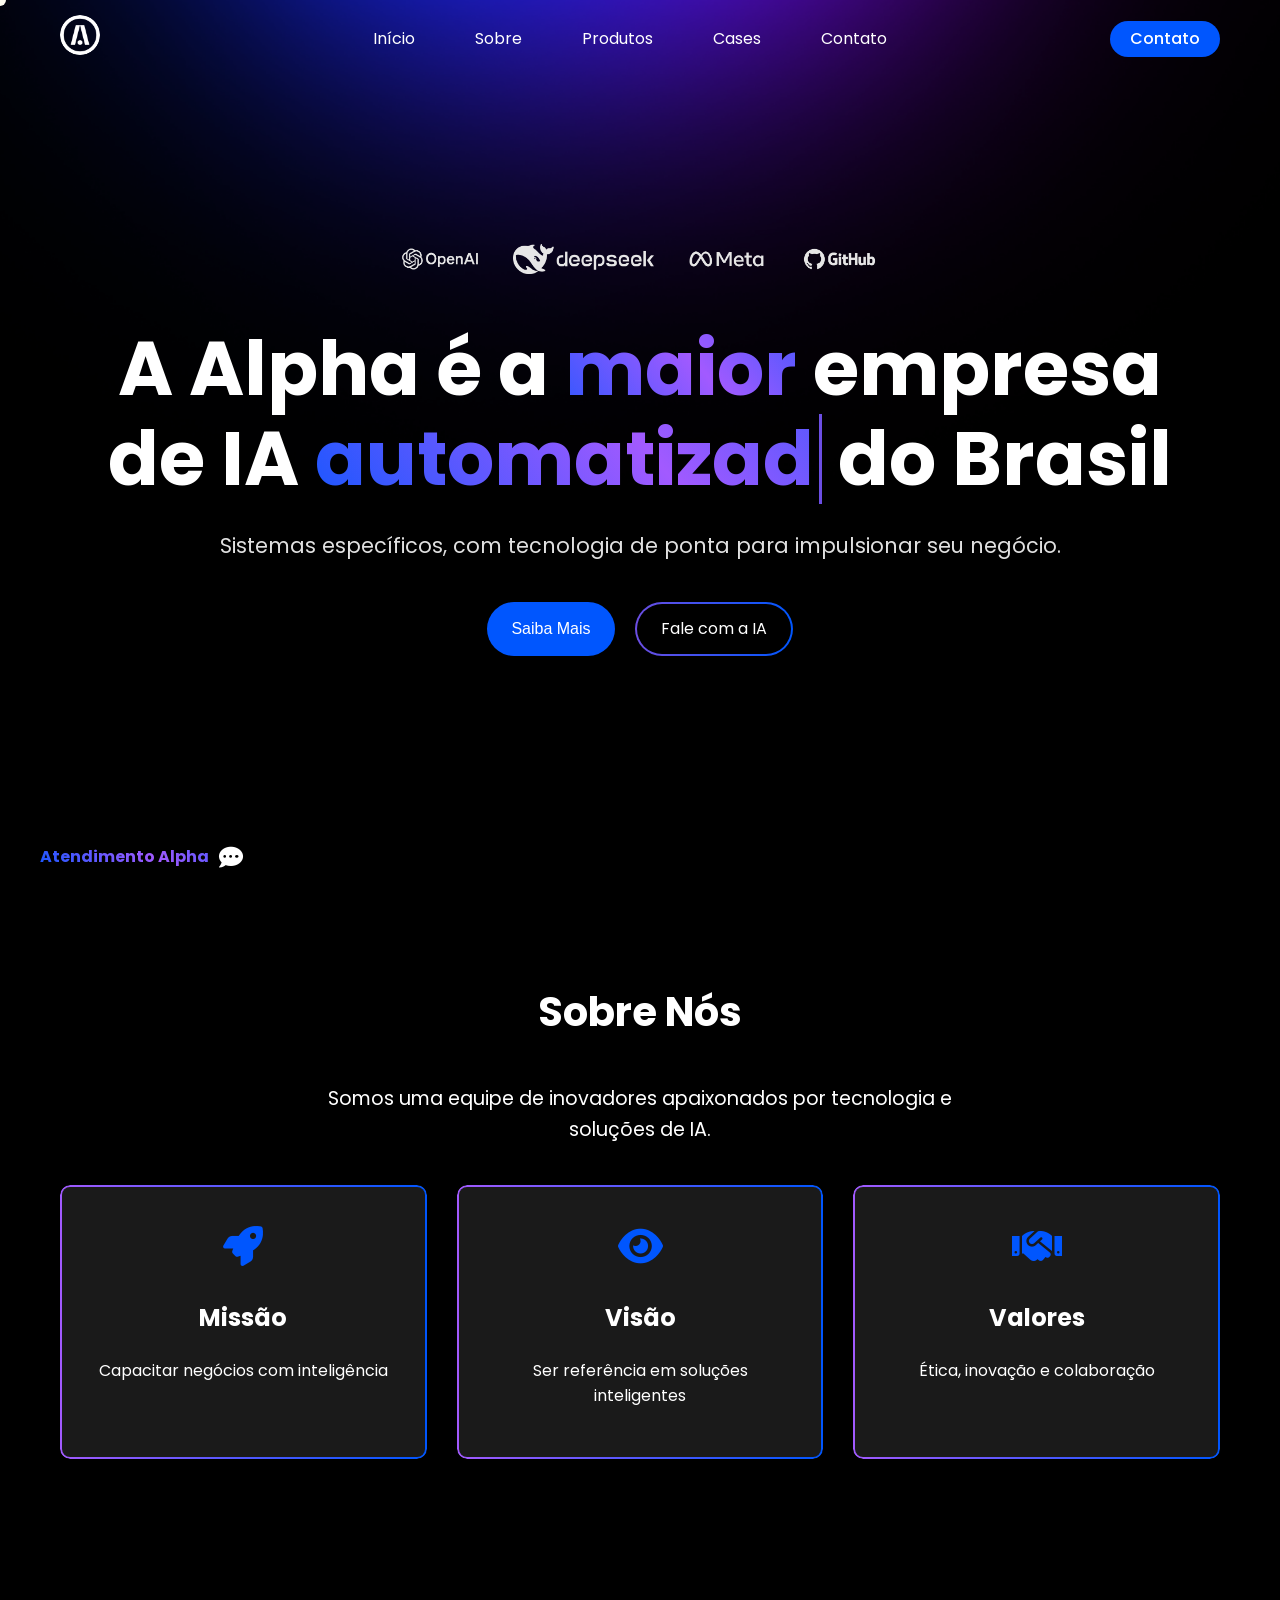
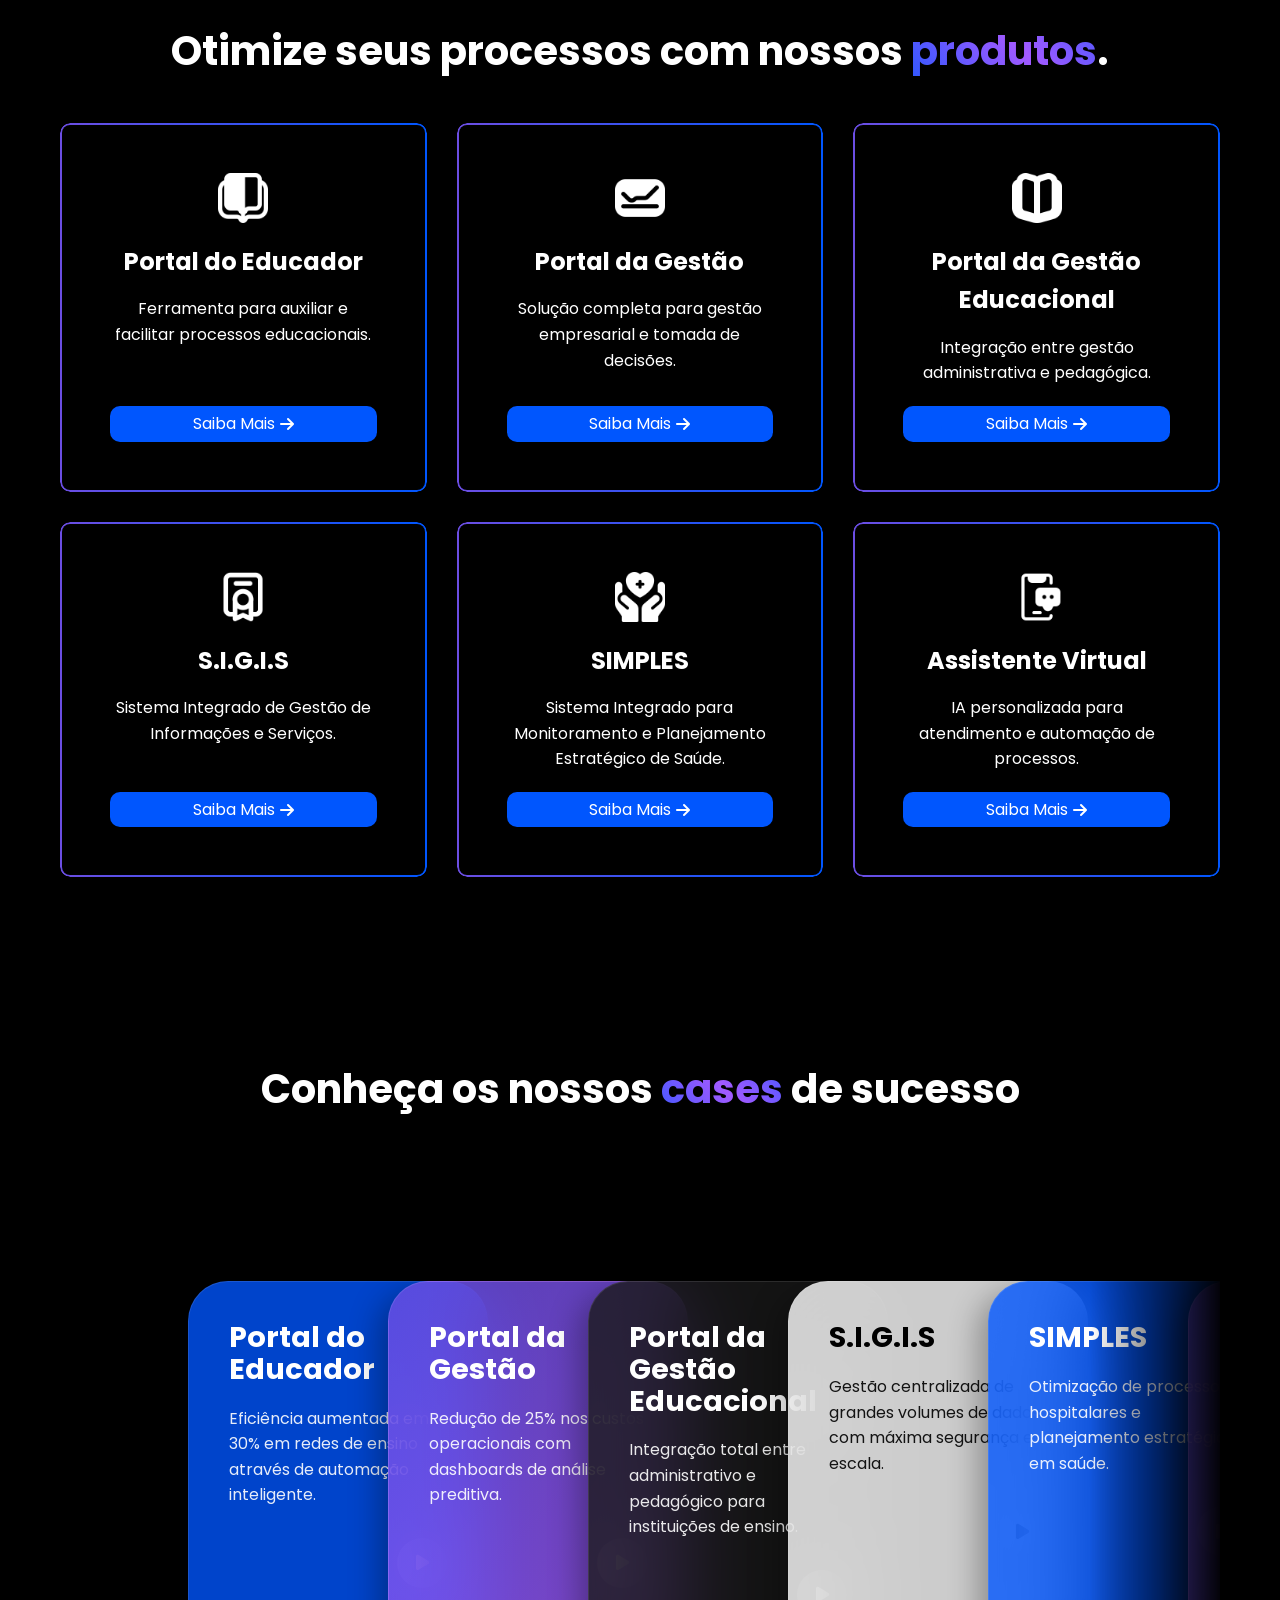
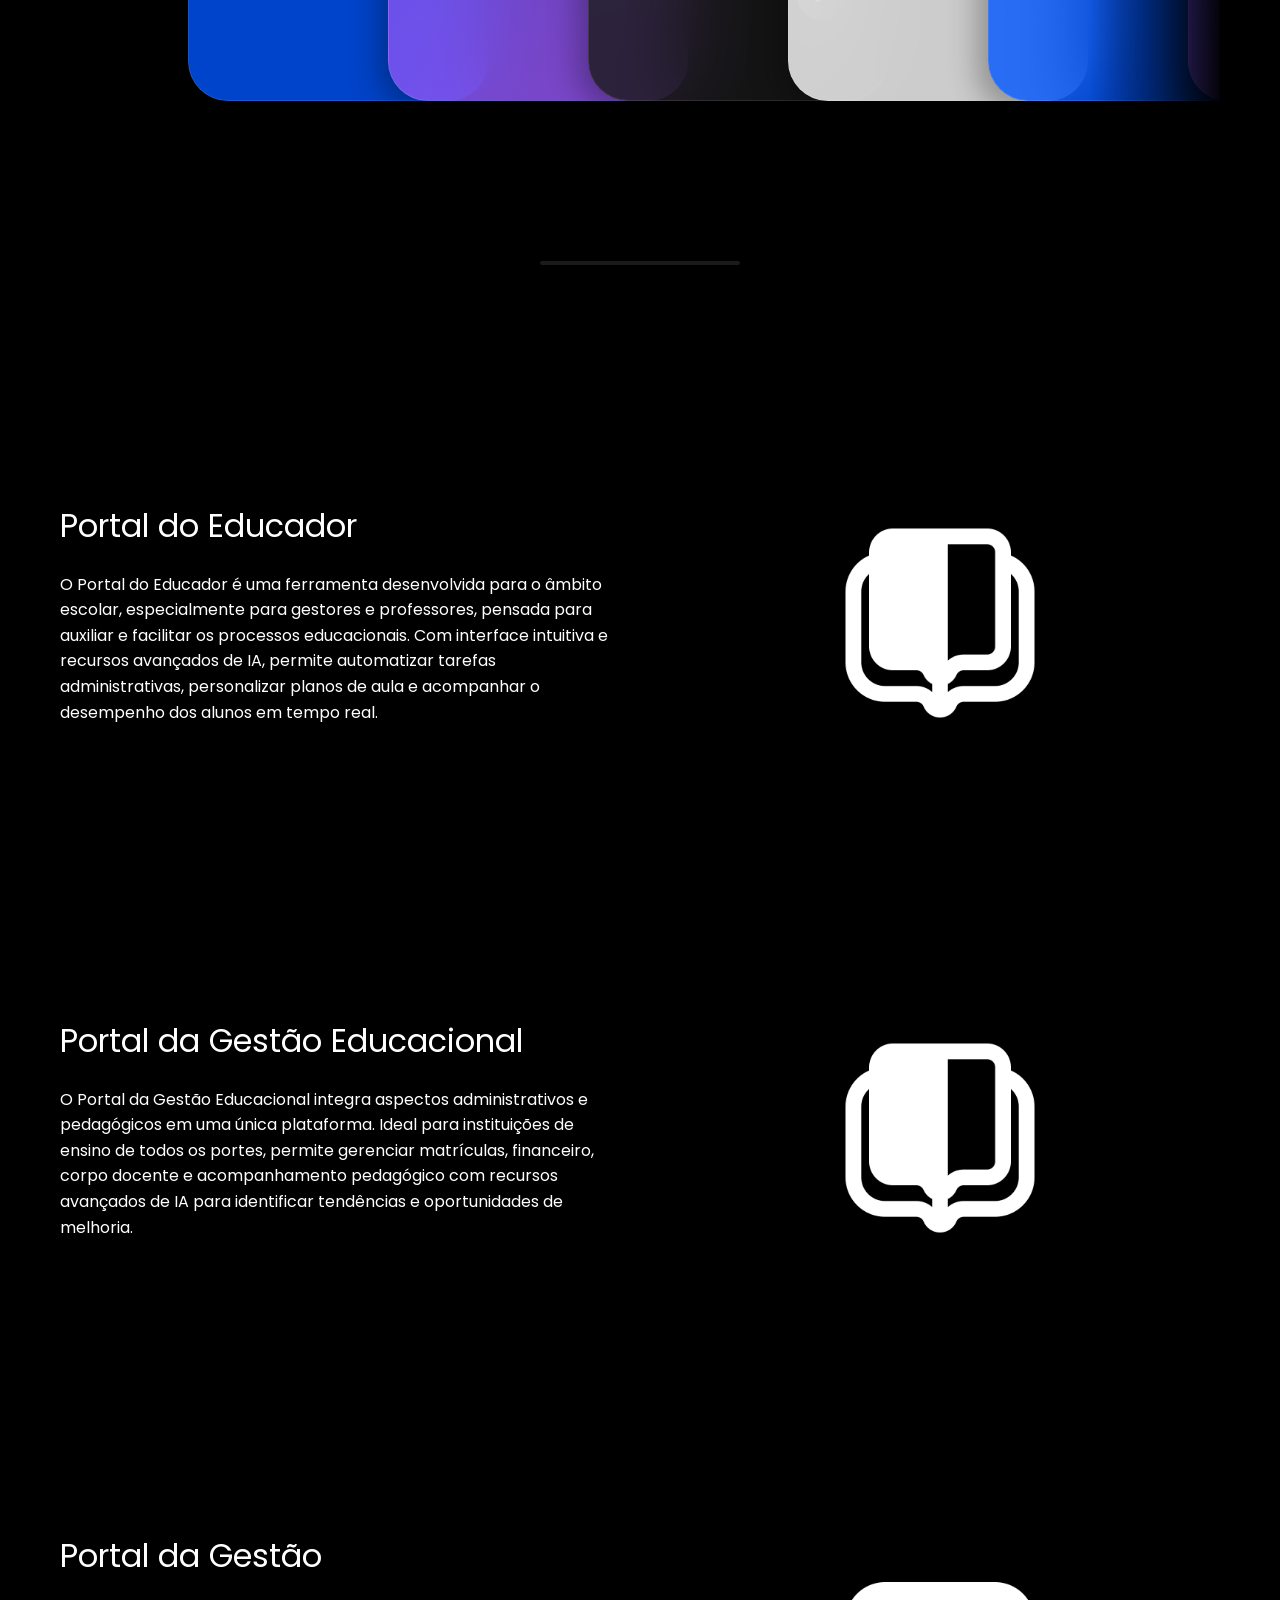
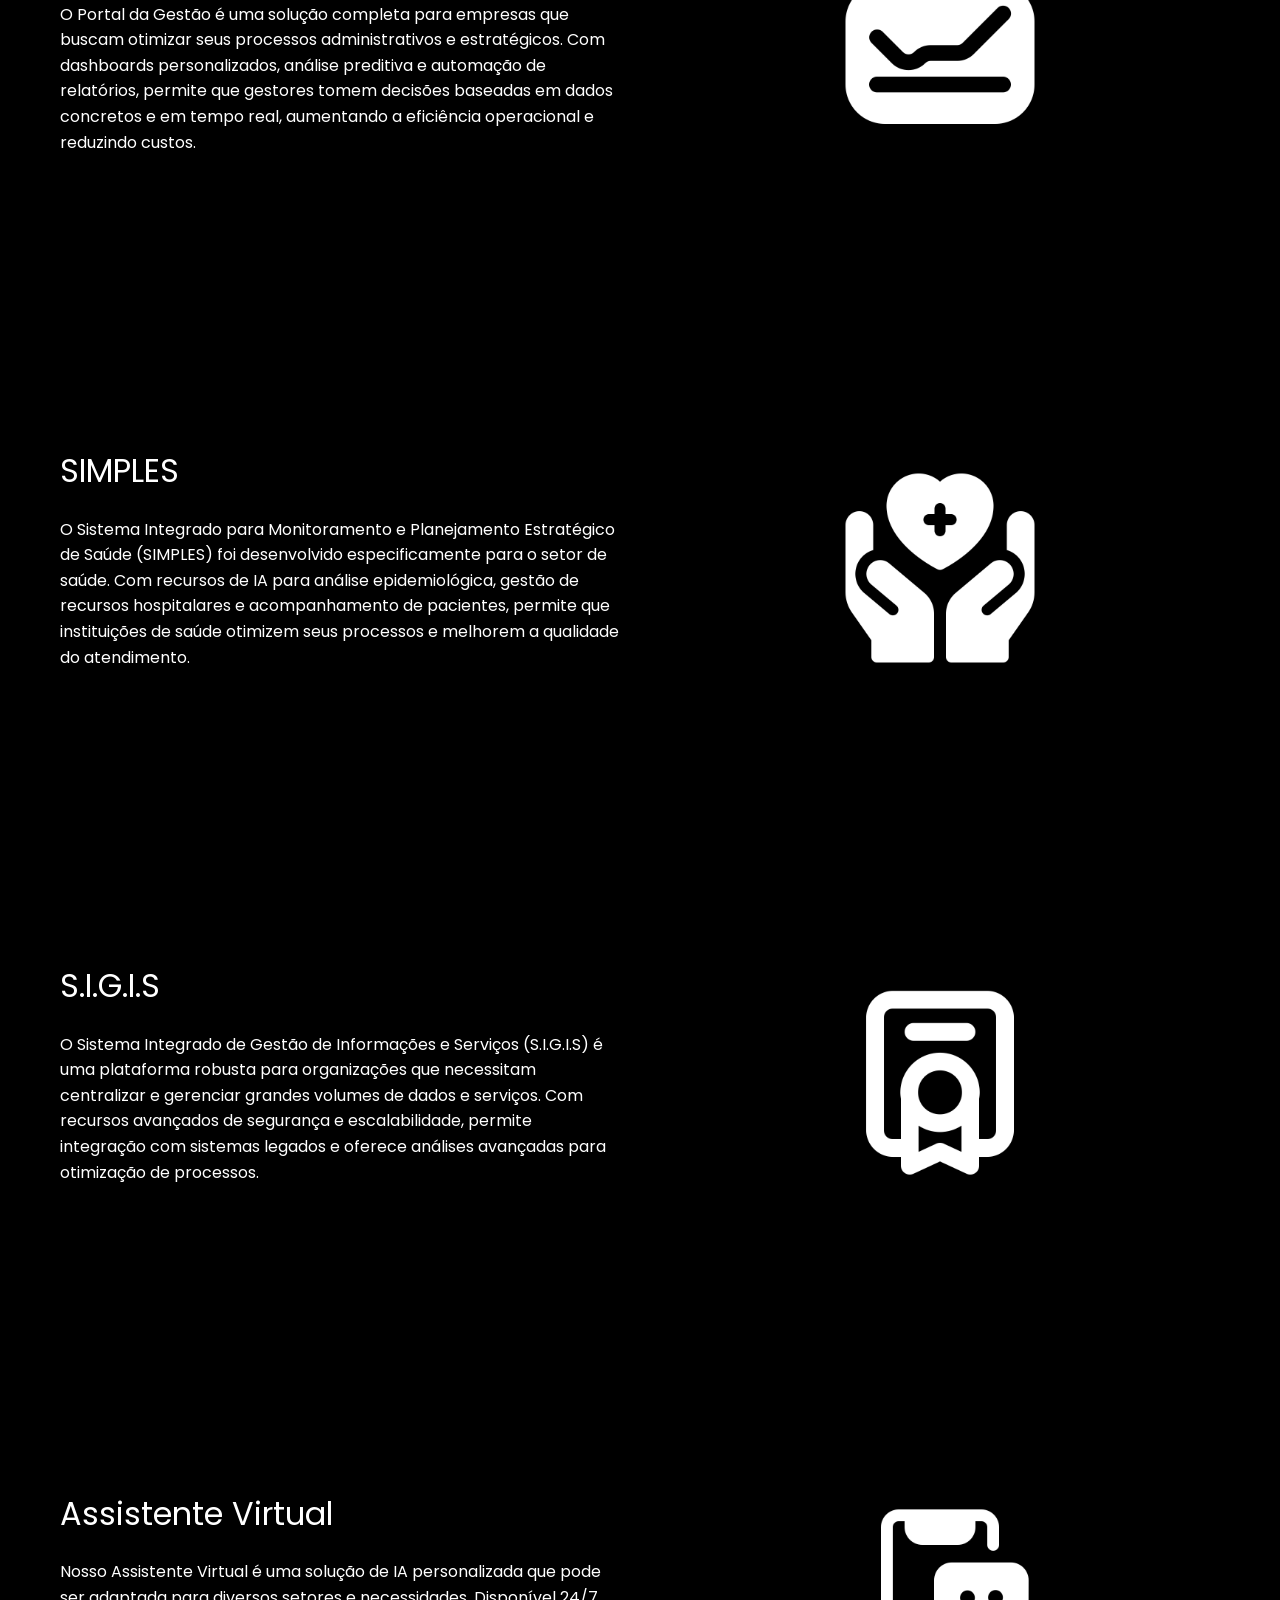
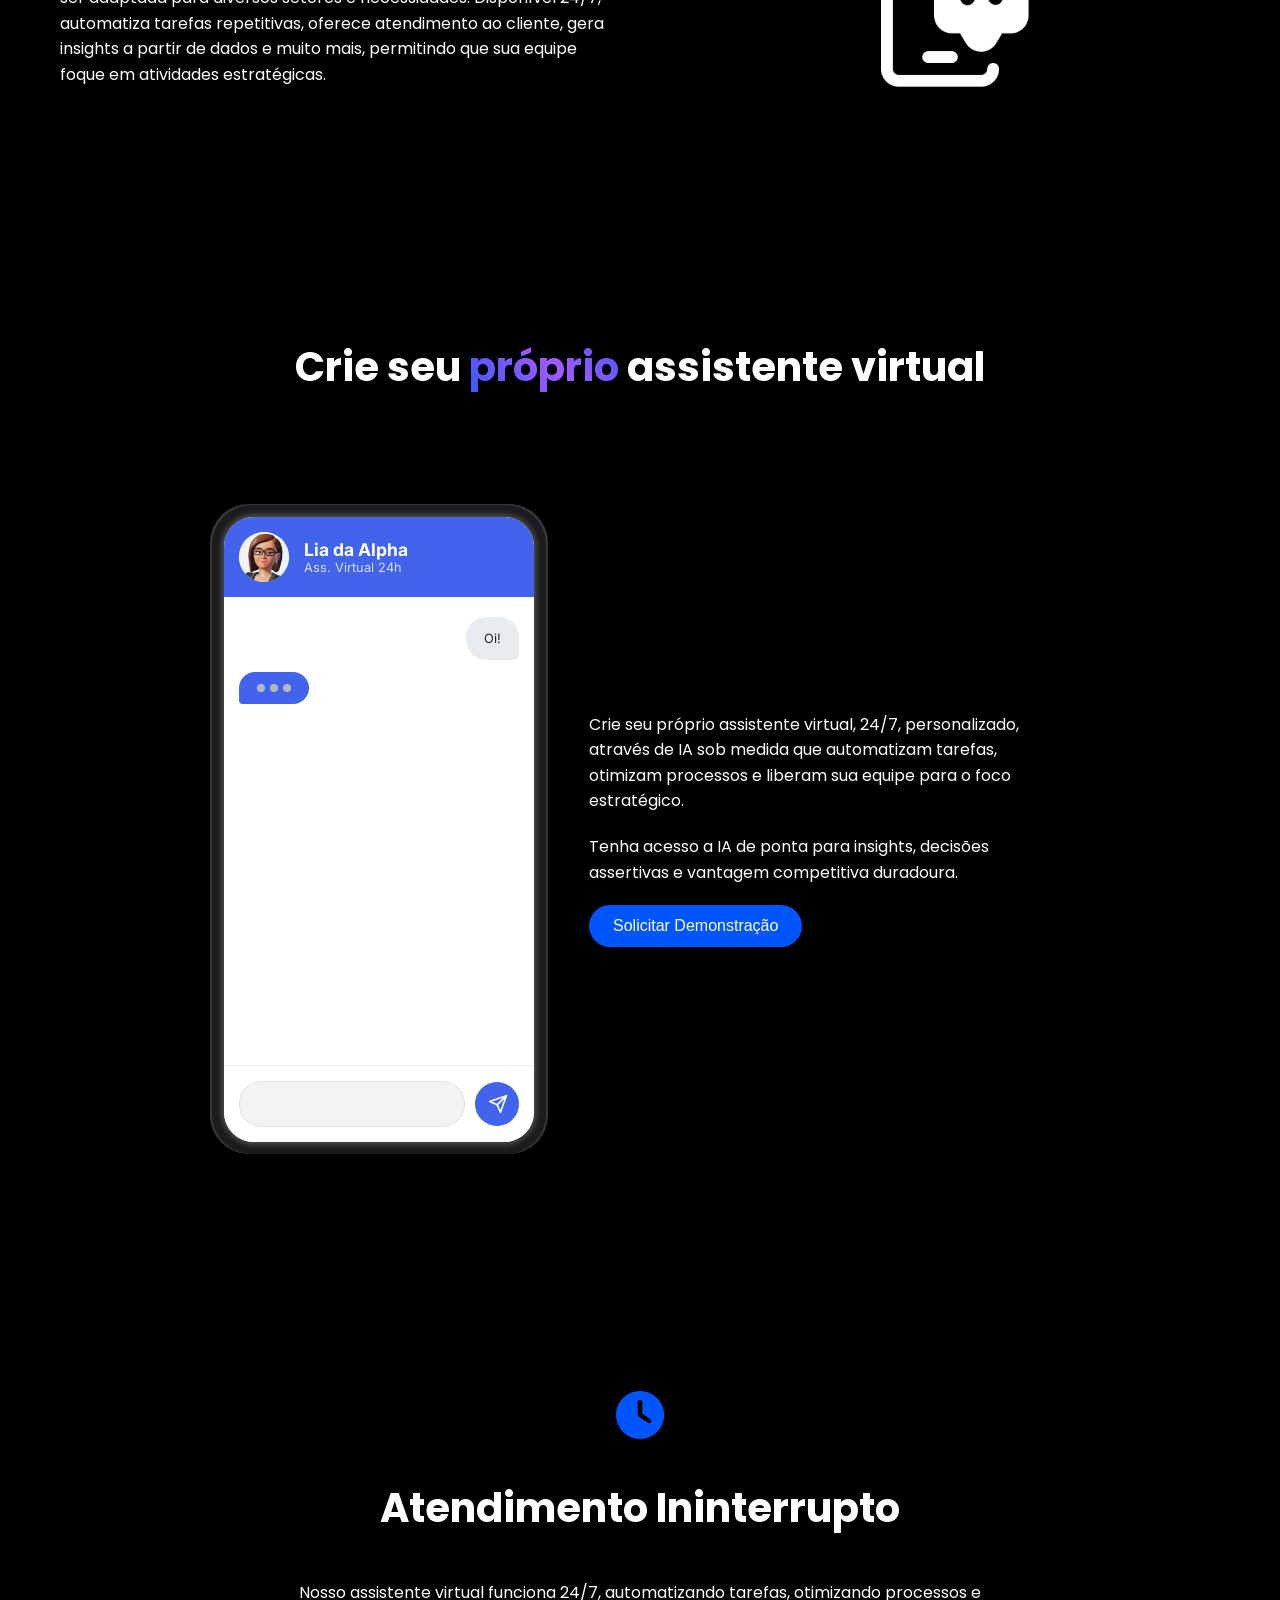
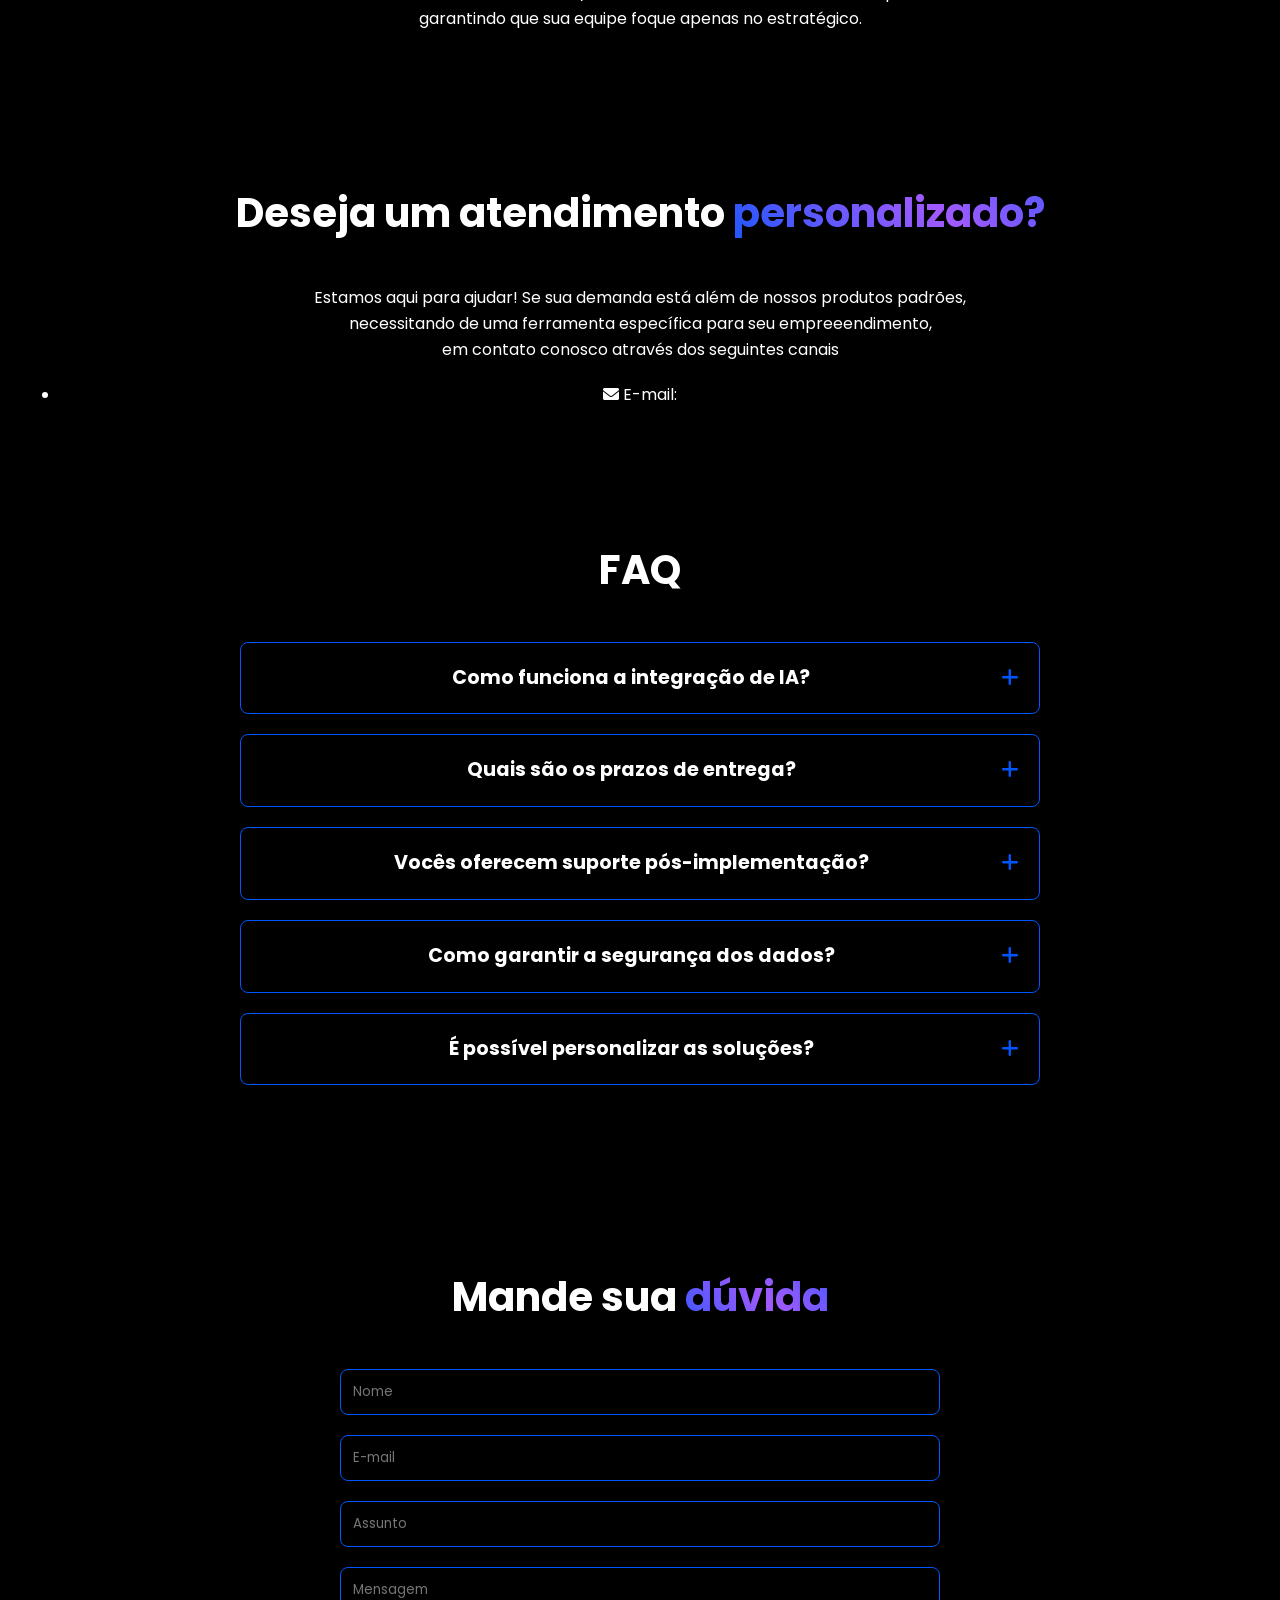
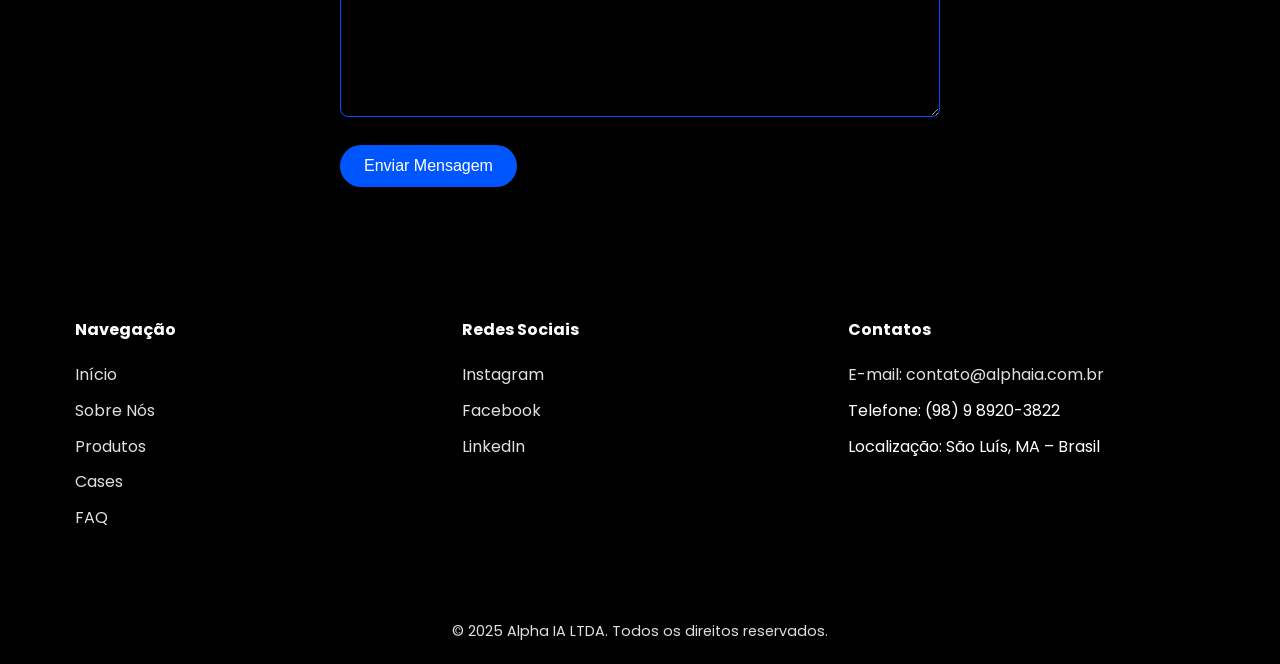
<file: index.html>
<!DOCTYPE html>
<html lang="pt-br">
<head>
    <meta charset="UTF-8">
    <meta name="viewport" content="width=device-width, initial-scale=1.0">
    <title>Alpha IA</title>
    <link rel="stylesheet" href="css/styles.css">
    <link rel="stylesheet" href="https://cdnjs.cloudflare.com/ajax/libs/font-awesome/6.0.0/css/all.min.css">
    <link rel="preconnect" href="https://fonts.googleapis.com">
    <link rel="preconnect" href="https://fonts.gstatic.com" crossorigin>
    <link href="https://fonts.googleapis.com/css2?family=Poppins:wght@300;400;500;600;700;800&display=swap" rel="stylesheet">
    <meta name="theme-color" content="gradient-text #1a1a1a, #a25aff, #0056fe">
</head>
<body>
    <div class="custom-cursor"></div>
    <!-- Cabeçalho -->
    <header id="header">
        
        <div class="container">
            <div class="logo">
               <a href="#inicio"> <img src="images/Alpha.png" alt="Alpha IA" ></a>
            </div>
            <nav>
                <div class="menu-mobile" id="menu-toggle">
                    <span class="bar"></span>
                    <span class="bar"></span>
                    <span class="bar"></span>
                </div>
                <ul class="menu">
                    <li><a href="#inicio">Início</a></li>
                    <li><a href="#sobre">Sobre</a></li>
                    <li><a href="#produtos">Produtos</a></li>
                    <li><a href="#cases">Cases</a></li>
                    <li><a href="#contato">Contato</a></li>
                    <li class="mobile-only">Ctt<a href="#contato" class="btn-contato-mobile">Contato</a></li>
                </ul>
            </nav>
            
            <div class="header-btn">
                <a href="#contato" class="btn btn-contato">Contato</a>
            </div>
        </div>
    </header>

  

    <!-- Seção Hero -->
    <section id="inicio" class="hero">
        <div class="container">
            
            <div class="logos-parceiros">
                <img src="images/logoOpenIA.png" alt="OpenAI" class="logo-parceiro">
                <img src="images/DeepSeek_logo.png" alt="Deepseek" class="logo-parceiro">
                <img src="images/meta.png" alt="Meta" class="logo-parceiro">
                <img src="images/github.png" alt="GitHub" class="logo-parceiro">
            </div>
            <h1>A Alpha é a <span class="gradient-text">maior</span> empresa <br class="desktop-quebra"> de IA <br class="mobile-quebra"><span class="palavra-animada gradient-text">automatizada</span><br class="mobile-quebra"> do Brasil</h1>
            <p class="subtitulo">Sistemas específicos, com tecnologia de ponta para impulsionar seu negócio.</p>
            <div class="hero-buttons">
                <button class="btn btn-primary">Saiba Mais</button>
                <a class="btn btn-outline" href="#animation-frame">Fale com a IA</a>
            </div>
            
        </div>
        
    </section>

    <!-- Seção Sobre Nós -->
    <section id="sobre" class="sobre">
        <div class="container">
            <h2>Sobre Nós</h2>
            <p class="intro-text">Somos uma equipe de inovadores apaixonados por tecnologia e soluções de IA.</p>
            <div class="cards-container">
                <div class="card">
                    <div class="card-icon">
                        <i class="fas fa-rocket"></i>
                    </div>
                    <h3>Missão</h3>
                    <p>Capacitar negócios com inteligência</p>
                </div>
                <div class="card">
                    <div class="card-icon">
                        <i class="fas fa-eye"></i>
                    </div>
                    <h3>Visão</h3>
                    <p>Ser referência em soluções inteligentes</p>
                </div>
                <div class="card">
                    <div class="card-icon">
                        <i class="fas fa-handshake"></i>
                    </div>
                    <h3>Valores</h3>
                    <p>Ética, inovação e colaboração</p>
                </div>
            </div>
        </div>
    </section>

    <!-- Seção Produtos -->
    <section id="produtos" class="produtos">
        <div class="container">
            <h2>Otimize seus processos com nossos <span class="gradient-text">produtos</span>.</h2>
            <div class="produtos-grid">
                <div class="produto-card">
                    <div class="produto-icon">
                        <img src="images/Educador.png" alt="Portal do Educador">
                    </div>
                    <h3>Portal do Educador</h3>
                    <p>Ferramenta para auxiliar e facilitar processos educacionais.</p>
                    <a href="#portal-educador" class="saiba-mais">Saiba Mais <i class="fas fa-arrow-right"></i></a>
                </div>
                <div class="produto-card">
                    <div class="produto-icon">
                        <img src="images/Gestão.png" alt="Portal da Gestão">
                    </div>
                    <h3>Portal da Gestão</h3>
                    <p>Solução completa para gestão empresarial e tomada de decisões.</p>
                    <a href="#portal-gestao" class="saiba-mais">Saiba Mais <i class="fas fa-arrow-right"></i></a>
                </div>
                <div class="produto-card">
                    <div class="produto-icon">
                        <img src="images/Educacional.png" alt="Portal da Gestão Educacional">
                    </div>
                    <h3>Portal da Gestão Educacional</h3>
                    <p>Integração entre gestão administrativa e pedagógica.</p>
                    <a href="#portal-gestao-educacional" class="saiba-mais">Saiba Mais <i class="fas fa-arrow-right"></i></a>
                </div>
                <div class="produto-card">
                    <div class="produto-icon">
                        <img src="images/SIGIS.png" alt="S.I.G.I.S">
                    </div>
                    <h3>S.I.G.I.S</h3>
                    <p>Sistema Integrado de Gestão de Informações e Serviços.</p>
                    <a href="#sigis" class="saiba-mais">Saiba Mais <i class="fas fa-arrow-right"></i></a>
                </div>
                <div class="produto-card">
                    <div class="produto-icon">
                        <img src="images/saúde.png" alt="SIMPLES">
                    </div>
                    <h3>SIMPLES</h3>
                    <p>Sistema Integrado para Monitoramento e Planejamento Estratégico de Saúde.</p>
                    <a href="#simples" class="saiba-mais">Saiba Mais <i class="fas fa-arrow-right"></i></a>
                </div>
                <div class="produto-card">
                    <div class="produto-icon">
                        <img src="images/Assistente.png" alt="Assistente Virtual">
                    </div>
                    <h3>Assistente Virtual</h3>
                    <p>IA personalizada para atendimento e automação de processos.</p>
                    <a href="#assistente-virtual" class="saiba-mais">Saiba Mais <i class="fas fa-arrow-right"></i></a>
                </div>
            </div>
        </div>
    </section>

    <!-- Seção Cases de Sucesso -->
    <section id="cases" class="cases">
        <div class="container">
            <h2>Conheça os nossos <span class="gradient-text">cases</span> de sucesso</h2>
            <div class="stacked-cards">
                <div class="stacked-card card-blue">
                    <div class="card-content">
                        <h3>Portal do Educador</h3>
                        <p>Eficiência aumentada em 30% em redes de ensino através de automação inteligente.</p>
                        <div class="card-footer">
                            <button class="btn-play play-video" data-video="video1"><i class="fas fa-play"></i></button>
                        </div>
                    </div>
                </div>
                <div class="stacked-card card-purple">
                    <div class="card-content">
                        <h3>Portal da Gestão</h3>
                        <p>Redução de 25% nos custos operacionais com dashboards de análise preditiva.</p>
                        <div class="card-footer">
                            <button class="btn-play play-video" data-video="video2"><i class="fas fa-play"></i></button>
                        </div>
                    </div>
                </div>
                <div class="stacked-card card-black">
                    <div class="card-content">
                        <h3>Portal da Gestão Educacional</h3>
                        <p>Integração total entre administrativo e pedagógico para instituições de ensino.</p>
                        <div class="card-footer">
                            <button class="btn-play play-video" data-video="video3"><i class="fas fa-play"></i></button>
                        </div>
                    </div>
                </div>
                <div class="stacked-card card-white">
                    <div class="card-content">
                        <h3>S.I.G.I.S</h3>
                        <p>Gestão centralizada de grandes volumes de dados com máxima segurança e escala.</p>
                        <div class="card-footer">
                            <button class="btn-play play-video" data-video="video1"><i class="fas fa-play"></i></button>
                        </div>
                    </div>
                </div>
                <div class="stacked-card card-blue">
                    <div class="card-content">
                        <h3>SIMPLES</h3>
                        <p>Otimização de processos hospitalares e planejamento estratégico em saúde.</p>
                        <div class="card-footer">
                            <button class="btn-play play-video" data-video="video2"><i class="fas fa-play"></i></button>
                        </div>
                    </div>
                </div>
                <div class="stacked-card card-purple">
                    <div class="card-content">
                        <h3>Assistente Virtual</h3>
                        <p>Aumento de 40% na satisfação do cliente com atendimento inteligente 24/7.</p>
                        <div class="card-footer">
                            <button class="btn-play play-video" data-video="video3"><i class="fas fa-play"></i></button>
                        </div>
                    </div>
                </div>
            </div>
            <div class="scroll-progress-container">
                <div class="scroll-progress-bar"></div>
            </div>
        </div>
    </section>

    <!-- Seções Detalhadas de Cada Produto -->
    <section id="portal-educador" class="produto-detalhe">
        <div class="container">
            <div class="produto-detalhe-content">
                <div class="produto-detalhe-text">
                    <h3>Portal do Educador</h3>
                    <p>O Portal do Educador é uma ferramenta desenvolvida para o âmbito escolar, especialmente para gestores e professores, pensada para auxiliar e facilitar os processos educacionais. Com interface intuitiva e recursos avançados de IA, permite automatizar tarefas administrativas, personalizar planos de aula e acompanhar o desempenho dos alunos em tempo real.</p>
                </div>
                <div class="produto-detalhe-video">
                    <div class="video-placeholder">
                        <img src="images/Educador.png" alt="Portal do Educador">
                    </div>
                </div>
            </div>
        </div>
    </section>

    <section id="portal-gestao-educacional" class="produto-detalhe">
        <div class="container">
            <div class="produto-detalhe-content reverse">
                <div class="produto-detalhe-video">
                    <div class="video-placeholder">
                        <img src="images/Educador.png" alt="Portal da Gestão Educacional">
                    </div>
                </div>
                <div class="produto-detalhe-text">
                    <h3>Portal da Gestão Educacional</h3>
                    <p>O Portal da Gestão Educacional integra aspectos administrativos e pedagógicos em uma única plataforma. Ideal para instituições de ensino de todos os portes, permite gerenciar matrículas, financeiro, corpo docente e acompanhamento pedagógico com recursos avançados de IA para identificar tendências e oportunidades de melhoria.</p>
                </div>
            </div>
        </div>
    </section>

    <section id="portal-gestao" class="produto-detalhe">
        <div class="container">
            <div class="produto-detalhe-content">
                <div class="produto-detalhe-text">
                    <h3>Portal da Gestão</h3>
                    <p>O Portal da Gestão é uma solução completa para empresas que buscam otimizar seus processos administrativos e estratégicos. Com dashboards personalizados, análise preditiva e automação de relatórios, permite que gestores tomem decisões baseadas em dados concretos e em tempo real, aumentando a eficiência operacional e reduzindo custos.</p>
                </div>
                <div class="produto-detalhe-video">
                    <div class="video-placeholder">
                        <img src="images/Gestão.png" alt="Portal da Gestão">
                    </div>
                </div>
            </div>
        </div>
    </section>

    <section id="simples" class="produto-detalhe">
        <div class="container">
            <div class="produto-detalhe-content reverse">
                <div class="produto-detalhe-video">
                    <div class="video-placeholder">
                        <img src="images/saúde.png" alt="SIMPLES">
                    </div>
                </div>
                <div class="produto-detalhe-text">
                    <h3>SIMPLES</h3>
                    <p>O Sistema Integrado para Monitoramento e Planejamento Estratégico de Saúde (SIMPLES) foi desenvolvido especificamente para o setor de saúde. Com recursos de IA para análise epidemiológica, gestão de recursos hospitalares e acompanhamento de pacientes, permite que instituições de saúde otimizem seus processos e melhorem a qualidade do atendimento.</p>
                </div>
            </div>
        </div>
    </section>

    <section id="sigis" class="produto-detalhe">
        <div class="container">
            <div class="produto-detalhe-content">
                <div class="produto-detalhe-text">
                    <h3>S.I.G.I.S</h3>
                    <p>O Sistema Integrado de Gestão de Informações e Serviços (S.I.G.I.S) é uma plataforma robusta para organizações que necessitam centralizar e gerenciar grandes volumes de dados e serviços. Com recursos avançados de segurança e escalabilidade, permite integração com sistemas legados e oferece análises avançadas para otimização de processos.</p>
                </div>
                <div class="produto-detalhe-video">
                    <div class="video-placeholder">
                        <img src="images/SIGIS.png" alt="S.I.G.I.S">
                    </div>
                </div>
            </div>
        </div>
    </section>

    <section id="assistente-virtual" class="produto-detalhe">
        <div class="container">
            <div class="produto-detalhe-content reverse">
                <div class="produto-detalhe-video">
                    <div class="video-placeholder">
                        <img src="images/Assistente.png" alt="Assistente Virtual">
                    </div>
                </div>
                <div class="produto-detalhe-text">
                    <h3>Assistente Virtual</h3>
                    <p>Nosso Assistente Virtual é uma solução de IA personalizada que pode ser adaptada para diversos setores e necessidades. Disponível 24/7, automatiza tarefas repetitivas, oferece atendimento ao cliente, gera insights a partir de dados e muito mais, permitindo que sua equipe foque em atividades estratégicas.</p>
                </div>
            </div>
        </div>
    </section>

    <!-- Seção Crie seu próprio assistente virtual -->
    <section id="assistente" class="assistente-virtual">
        <div class="container">
            <h2>Crie seu <span class="gradient-text">próprio</span> assistente virtual</h2>
            <div class="assistente-content">
                <div class="assistente-text">
                    <p>Crie seu próprio assistente virtual, 24/7, personalizado, através de IA sob medida que automatizam tarefas, otimizam processos e liberam sua equipe para o foco estratégico.</p> <p>Tenha acesso a IA de ponta para insights, decisões assertivas e vantagem competitiva duradoura.</p>
                    <button id="Ass" class="btn btn-primary pulse" onclick="window.open('https://wa.me/559831962178?text=Oi%2C%20Lia!%20Do%20que%20voc%C3%AA%20%C3%A9%20capaz%3F')">Solicitar Demonstração</button>
                </div>
                <div class="assistente-image">
                    
    <iframe id="animation-frame"
        src="Animations/Animation.html"
        frameborder="0"
        scrolling="no">
    </iframe>
                </div>
            </div>
        </div>
    </section>

    <!-- Seção Atendimento Ininterrupto -->
    <section id="atendimento" class="atendimento">
        <div class="container">
            <div class="atendimento-content">
                <div class="atendimento-icon">
                    <i class="fas fa-clock bounce"></i>
                </div>
                <h2>Atendimento Ininterrupto</h2>
                <p>Nosso assistente virtual funciona 24/7, automatizando tarefas, otimizando processos e garantindo que sua equipe foque apenas no estratégico.</p>
            </div>
        </div>
    </section>

     <section id="personalizado" class="personalizado">
        <div class="container">
            <h2>Deseja um atendimento <span class="gradient-text">personalizado?</span></h2>
            <p>Estamos aqui para ajudar! Se sua demanda está além de nossos produtos padrões, <br> necessitando de uma ferramenta específica para seu empreeendimento, <br>  em contato conosco através dos seguintes canais</p>
            <ul class="contato-lista">
                <li><i class="fas fa-envelope"></i> E-mail:
    </section>

    <!-- Seção FAQ -->
    <section id="faq" class="faq">
        <div class="container">
            <h2>FAQ</h2>
            <div class="faq-list">
                <div class="faq-item">
                    <div class="faq-pergunta">
                        <h3>Como funciona a integração de IA?</h3>
                        <span class="faq-icon"><i class="fas fa-plus"></i></span>
                    </div>
                    <div class="faq-resposta">
                        <p>Avaliamos seus dados, definimos modelos de ML/IA e entregamos APIs para consumo nos seus sistemas atuais.</p>
                    </div>
                </div>
                <div class="faq-item">
                    <div class="faq-pergunta">
                        <h3>Quais são os prazos de entrega?</h3>
                        <span class="faq-icon"><i class="fas fa-plus"></i></span>
                    </div>
                    <div class="faq-resposta">
                        <p>Projetos simples: 2–4 semanas; soluções mais complexas: 8–12 semanas, conforme escopo.</p>
                    </div>
                </div>
                <div class="faq-item">
                    <div class="faq-pergunta">
                        <h3>Vocês oferecem suporte pós-implementação?</h3>
                        <span class="faq-icon"><i class="fas fa-plus"></i></span>
                    </div>
                    <div class="faq-resposta">
                        <p>Sim, com planos de manutenção e monitoramento para garantir alta disponibilidade e performance.</p>
                    </div>
                </div>
                <div class="faq-item">
                    <div class="faq-pergunta">
                        <h3>Como garantir a segurança dos dados?</h3>
                        <span class="faq-icon"><i class="fas fa-plus"></i></span>
                    </div>
                    <div class="faq-resposta">
                        <p>Utilizamos protocolos de criptografia avançados e seguimos as melhores práticas de segurança da informação, garantindo total conformidade com a LGPD.</p>
                    </div>
                </div>
                <div class="faq-item">
                    <div class="faq-pergunta">
                        <h3>É possível personalizar as soluções?</h3>
                        <span class="faq-icon"><i class="fas fa-plus"></i></span>
                    </div>
                    <div class="faq-resposta">
                        <p>Sim, todas as nossas soluções são altamente personalizáveis e adaptadas às necessidades específicas de cada cliente e setor.</p>
                    </div>
                </div>
            </div>
        </div>
    </section>

    <!-- Seção Contato -->
    <section id="contato" class="contato">
        <div class="container">
            <h2>Mande sua <span class="gradient-text">dúvida</span></h2>
            <form id="contato-form">
                <div class="form-group">
                    <input type="text" name="nome" placeholder="Nome" required>
                </div>
                <div class="form-group">
                    <input type="email" name="email" placeholder="E-mail" required>
                </div>
                <div class="form-group">
                    <input type="text" name="assunto" placeholder="Assunto">
                </div>
                <div class="form-group">
                    <textarea name="mensagem" placeholder="Mensagem"></textarea>
                </div>
                <button type="submit" class="btn btn-primary">Enviar Mensagem</button>
            </form>
        </div>
    </section>

   

    <footer>
        <div class="container">
            <div class="footer-content">
                <div class="footer-links">
                    <div class="footer-column">
                        <h4>Navegação</h4>
                        <ul>
                            <li><a href="#inicio">Início</a></li>
                            <li><a href="#sobre">Sobre Nós</a></li>
                            <li><a href="#produtos">Produtos</a></li>
                            <li><a href="#cases">Cases</a></li>
                            <li><a href="#faq">FAQ</a></li>
                        </ul>
                    </div>
                    <div class="footer-column">
                        <h4>Redes Sociais</h4>
                        <ul>
                            <li><a href="#">Instagram</a></li>
                            <li><a href="#">Facebook</a></li>
                            <li><a href="#">LinkedIn</a></li>
                        </ul>
                    </div>
                    <div class="footer-column">
                        <h4>Contatos</h4>
                        <ul>
                            <li><a href="mailto:contato@alphaia.com.br">E-mail: contato@alphaia.com.br</a></li>
                            <li>Telefone: (98) 9 8920-3822</li>
                            <li>Localização: São Luís, MA – Brasil</li>
                        </ul>
                    </div>
                </div>
            </div>
        </div>
        <div class="copyright">
            <div class="container">
                <p>&copy; 2025 Alpha IA LTDA. Todos os direitos reservados.</p>
            </div>
        </div>
    </footer>

    <!-- Chat Flutuante -->
    <div id="chat-icon">
        <span class="gradient-text">Atendimento Alpha</span>
        <i class="fas fa-comment-dots"></i>
    </div>
    <div id="chat-popup">
        <div id="chat-header">
            <h4>Atendimento Alpha</h4>
            <button id="close-chat"><i class="fas fa-times"></i></button>
        </div>
        <div id="chat-messages">
            <div class="chat-message bot">
                <p>Olá! Como posso ajudar você hoje?</p>
            </div>
        </div>
        <div id="chat-input">
            <input type="text" placeholder="Digite sua mensagem...">
            <button><i class="fas fa-paper-plane"></i></button>
        </div>
    </div>

    <!-- Modal para vídeos -->
    <div id="video-modal" class="modal">
        <div class="modal-content">
            <span class="close-modal">&times;</span>
            <div class="modal-video-container">
                <iframe id="modal-video" src="" frameborder="0" allowfullscreen></iframe>
            </div>
        </div>
    </div>
    <div id="confetti-container"></div>
    <script src="js/script.js"></script>
</body>
</html>
</file>
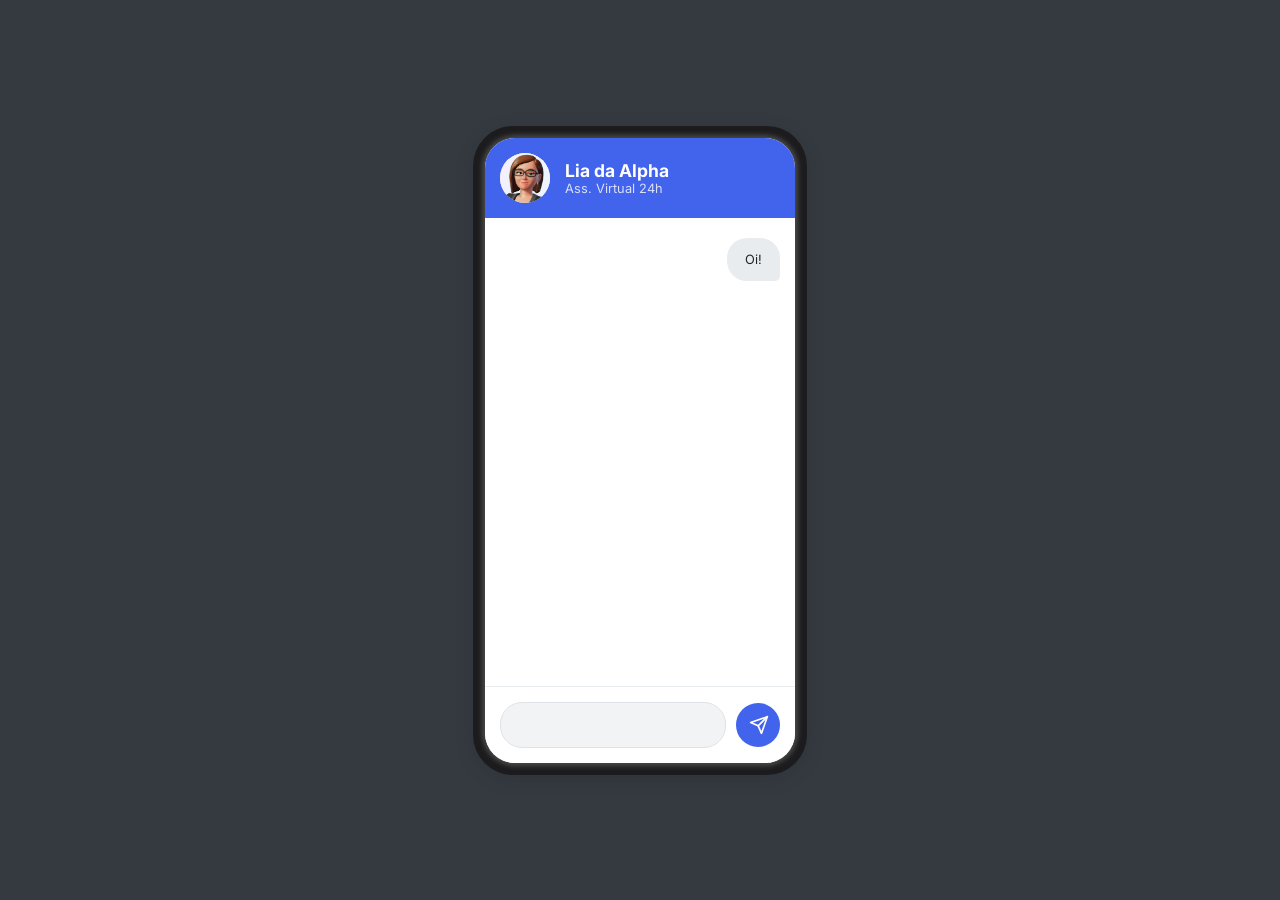
<file: Animations/Animation.html>
<!DOCTYPE html>
<html lang="pt-br">
<head>
    <meta charset="UTF-8">
    <meta name="viewport" content="width=device-width, initial-scale=1.0">
    <title>Animação de Chat - Alpha Tec.</title>
    <link rel="preconnect" href="https://fonts.googleapis.com">
    <link rel="preconnect" href="https://fonts.gstatic.com" crossorigin>
    <link href="https://fonts.googleapis.com/css2?family=Inter:wght@400;500;700&display=swap" rel="stylesheet">
    <style>
        :root {
            --cor-primaria: #4263EB;
            --cor-fundo: #f8f9fa;
            --cor-borda-celular: #1c1c1e;
            --cor-bolha-assistente: #4263EB;
            --cor-texto-assistente: #ffffff;
            --cor-bolha-usuario: #E9ECEF;
            --cor-texto-usuario: #212529;
            --cor-fundo-tela: #ffffff;
        }

        body {
            display: flex;
            justify-content: center;
            align-items: center;
            min-height: 100vh;
            background-color: #343a40;
            font-family: 'Inter', sans-serif;
            margin: 0;
            padding:0px;
            box-sizing: border-box;
        }

        /* Estrutura do celular */
        .celular {
            width: 310px;
            height: 625px;
            background-color: var(--cor-borda-celular);
            border-radius: 40px;
            padding: 12px;
            box-shadow: 0 4px 20px rgba(0, 0, 0, 0.1);
            display: flex;
            flex-direction: column;
        }

        .tela {
            width: 310px;
            height: 650px;
            background-color: var(--cor-fundo-tela);
            border-radius: 30px;
            display: flex;
            flex-direction: column;
            overflow: hidden;
            position: relative;
            box-shadow: #4a4a4a 0px 0px 5px 3px;
        }

        /* Cabeçalho do chat */
        .cabecalho {
            background-color: var(--cor-primaria);
            color: white;
            padding: 15px;
            display: flex;
            align-items: center;
            gap: 15px;
            flex-shrink: 0;
            border-bottom: 0px solid rgba(255, 255, 255, 0.1);
        }

        .avatar {
            
            width: 50px;
            height: 50px;
            background-color: rgba(255, 255, 255, 0.9);
            border-radius: 50%;
        }

        .info-contato h1 {
            font-size: 1.1rem;
            margin: 0;
            font-weight: 700;
        }

        .info-contato p {
            font-size: 0.80rem;
            margin: 0;
            opacity: 0.8;
            font-weight: 400;
        }

        /* Área das mensagens */
        .area-mensagens {
            flex-grow: 1;
            padding: 20px 15px;
            overflow-y: auto;
            display: flex;
            flex-direction: column;
            gap: 12px;
        }

        .bolha-mensagem {
            max-width: 75%;
            padding: 12px 18px;
            border-radius: 20px;
            opacity: 0;
            transform: translateY(20px);
            animation: surgir 0.5s forwards ease-out;
            line-height: 1.5;
            font-size: 0.80rem;
        }

        .bolha-mensagem.assistente {
            background-color: var(--cor-bolha-assistente);
            color: var(--cor-texto-assistente);
            border-bottom-left-radius: 5px;
            align-self: flex-start;
        }

        .bolha-mensagem.usuario {
            background-color: var(--cor-bolha-usuario);
            color: var(--cor-texto-usuario);
            border-bottom-right-radius: 5px;
            align-self: flex-end;
        }

        /* Animação de "digitando" */
        .digitando {
            display: flex;
            align-items: center;
            gap: 5px;
            padding: 12px 18px;
        }

        .digitando span {
            width: 8px;
            height: 8px;
            background-color: #b4b8bd;
            border-radius: 50%;
            animation: pulsar 1.2s infinite ease-in-out;
        }

        .digitando span:nth-child(2) {
            animation-delay: 0.2s;
        }

        .digitando span:nth-child(3) {
            animation-delay: 0.4s;
        }
        
        /* Rodapé com campo de digitação */
        .rodape-chat {
            padding: 15px;
            background-color: var(--cor-fundo-tela);
            border-top: 1px solid #e9ecef;
            display: flex;
            align-items: center;
            gap: 10px;
            flex-shrink: 0;
        }

        .campo-texto {
            flex-grow: 1;
            height: 44px;
            background-color: #f1f3f5;
            border-radius: 22px;
            border: 1px solid #dee2e6;
        }

        .botao-enviar {
            width: 44px;
            height: 44px;
            background-color: var(--cor-primaria);
            border-radius: 50%;
            display: flex;
            justify-content: center;
            align-items: center;
            border: none;
            cursor: pointer;
        }
        
        .botao-enviar svg {
            width: 20px;
            height: 20px;
            color: white;
            transform: translateX(1px);
        }

        /* Animações */
        @keyframes surgir {
            to {
                opacity: 1;
                transform: translateY(0);
            }
        }

        @keyframes pulsar {
            0%, 80%, 100% {
                transform: scale(0);
            }
            40% {
                transform: scale(1.0);
            }
        }
        
    </style>
</head>
<body>

    <div class="celular">
        <div class="tela">
            <header class="cabecalho">
                <div class="avatar">
                    <img src="../images/Avatar.png" alt="Avatar do Assistente" style="width: 100%; height: 100%; border-radius: 50%;">
                </div>
                <div class="info-contato">
                    <h1>Lia da Alpha</h1>
                    <p>Ass. Virtual 24h</p>
                </div>
            </header>
            <main class="area-mensagens" id="chatbox">
                <!-- Mensagens serão inseridas aqui via JS -->
            </main>
            <footer class="rodape-chat">
                <div class="campo-texto"></div>
                <button class="botao-enviar">
                    <svg xmlns="http://www.w3.org/2000/svg" width="24" height="24" viewBox="0 0 24 24" fill="none" stroke="currentColor" stroke-width="2" stroke-linecap="round" stroke-linejoin="round"><line x1="22" y1="2" x2="11" y2="13"></line><polygon points="22 2 15 22 11 13 2 9 22 2"></polygon></svg>
                </button>
            </footer>
        </div>
    </div>


    <script>
        document.addEventListener('DOMContentLoaded', function() {
            const chatbox = document.getElementById('chatbox');
            const areaMensagens = document.querySelector('.area-mensagens');

            const mensagens = [
                { texto: "Oi!", tipo: 'usuario', delay: 800 },
                { texto: "Olá! Sou a Lia, sua assistente virtual. Como posso ajudar?", tipo: 'assistente', delay: 1000 },
                { texto: "Gostaria de mais informações sobre os produtos da Alpha.", tipo: 'usuario', delay: 1200 },
                { texto: "Entendi seu pedido! Vou explicar brevemente como funcionam os nossos produtos.", tipo: 'assistente', delay: 1400 }
            ];

            let tempoAcumulado = 0;

            function rolarParaFinal() {
                areaMensagens.scrollTop = areaMensagens.scrollHeight;
            }

            function mostrarDigitando() {
                const digitandoDiv = document.createElement('div');
                digitandoDiv.classList.add('bolha-mensagem', 'assistente', 'digitando');
                digitandoDiv.innerHTML = '<span></span><span></span><span></span>';
                digitandoDiv.style.animationDelay = `0s`;
                chatbox.appendChild(digitandoDiv);
                rolarParaFinal();
                return digitandoDiv;
            }

            function digitarMensagem(elemento, texto, callback) {
                let i = 0;
                elemento.textContent = '';
                const intervalo = setInterval(() => {
                    if (i < texto.length) {
                        elemento.textContent += texto.charAt(i);
                        i++;
                        rolarParaFinal();
                    } else {
                        clearInterval(intervalo);
                        if (callback) callback();
                    }
                }, 40);
            }

            function exibirProximaMensagem(index) {
                if (index >= mensagens.length) {
                    // Ao final, mostra "digitando" e reinicia após um tempo
                    const digitandoIndicator = mostrarDigitando();
                    setTimeout(() => {
                        chatbox.innerHTML = '';
                        exibirProximaMensagem(0);
                    }, 2000); // tempo que fica "digitando" antes de reiniciar
                    return;
                }

                const msg = mensagens[index];
                tempoAcumulado += msg.delay;

                setTimeout(() => {
                    let digitandoIndicator;

                    if (msg.tipo === 'assistente') {
                        digitandoIndicator = mostrarDigitando();
                    }

                    const delayDigitando = msg.tipo === 'assistente' ? 1500 : 100;

                    setTimeout(() => {
                        if (digitandoIndicator) {
                            chatbox.removeChild(digitandoIndicator);
                        }

                        const bolha = document.createElement('div');
                        bolha.classList.add('bolha-mensagem', msg.tipo);

                        chatbox.appendChild(bolha);
                        rolarParaFinal();

                        digitarMensagem(bolha, msg.texto, () => {
                            exibirProximaMensagem(index + 1);
                        });

                    }, delayDigitando);

                }, msg.delay);
            }

            exibirProximaMensagem(0);
        });
    </script>
</body>
</html>
</file>
<file: css/styles.css>
/* Reset básico */
* {
    box-sizing: border-box;
    margin: 0;
    padding: 0;
}

/* Variáveis CSS para tema escuro */
:root {
    --roxo-principal: #6c4ee3;
    --roxo-escuro: #532bc7;
    --roxo-claro: #8a6ff0;
    --azul-principal: #0056fe;
    --azul-escuro: #0d47a1;
    --azul-claro: #64b5f6;
    --fundo-escuro: #000000;
    --fundo-escuro-secundario: #000000;
    --fundo-escuro-terciario: #000000;
    --texto-claro: #ffffff;
    --texto-secundario: #e0e0e0;
    --cinza-claro: #000000;
    --cinza-medio: #000000;
    --sombra-escura: 0 2px 3px #000000;
    --sombra-roxa: 0 0 15px rgba(108, 78, 227, 0.5);
    --transicao: all 0.3s ease;
}

/* Estilos globais */
html {
    scroll-behavior: smooth;
}

body {
    font-family: 'Poppins', sans-serif;
    background-color: var(--fundo-escuro);
    color: var(--texto-claro);
    line-height: 1.6;
    overflow-x: hidden;
    cursor: none;
}

/* Custom Cursor */
.custom-cursor {
    width: 12px;
    height: 12px;
    background-color: white;
    border-radius: 50%;
    position: fixed;
    pointer-events: none;
    z-index: 9999;
    mix-blend-mode: difference;
    transition: transform 0.1s ease-out;
    transform: translate(-50%, -50%);
}

/* Re-hide default cursor for interactive elements */
a,
button,
.btn,
.faq-pergunta,
#chat-icon,
.carousel-btn {
    cursor: none;
}

.container {
    width: 100%;
    max-width: 1200px;
    margin: 0 auto;
    padding: 0 20px;
}

section {
    padding: 80px 0;
    position: relative;
}

h1,
h2,
h3,
h4,
h5,
h6 {
    margin-bottom: 20px;
    font-weight: 700;
}

h1 {
    font-size: 3rem;
    line-height: 1.2;
}

h2 {
    font-size: 2.5rem;
    text-align: center;
    margin-bottom: 40px;
}

h3 {
    font-size: 1.5rem;
}

p {
    margin-bottom: 20px;
}

a {
    color: var(--texto-claro);
    text-decoration: none;
    transition: var(--transicao);
}

img {
    max-width: 100%;
    height: auto;
}

/* Efeito de degradê animado */
@keyframes gradient {
    0% {
        background-position: 0% 50%;
    }

    100% {
        background-position: 200% 50%;
    }
}

.gradient-text {
    background: linear-gradient(50deg, #0056fe, #a25aff, #0056fe);
    background-size: 150% 200%;
    -webkit-background-clip: text;
    background-clip: text;
    -webkit-text-fill-color: transparent;
    animation: gradient 5s linear infinite alternate;
    display: inline-block;
    font-weight: 700;
}

/* Botões */
.btn {
    font-size: 1rem;
    padding: 0.75rem 1.5rem;
    border-radius: 50px;
    cursor: pointer;
    transition: var(--transicao);
    text-decoration: none;
    display: inline-block;
    font-weight: 400;
    border: none;
}

.btn-primary {
    background-color: #0056fe;
    color: var(--texto-claro);
}

.btn-primary:hover {
    background-color: #0056fe;
    transform: height 15px;

}

.btn-outline {
    background-color: transparent;
    color: var(--texto-claro);
    border: 2px solid transparent;
    background: linear-gradient(#000000, #000000) padding-box,
        linear-gradient(90deg, var(--roxo-principal), var(--azul-principal)) border-box;
}

.btn-outline:hover {

    color: var(--texto-claro);
    transform: scale(1.05);
}

.btn-contato {
    background-color: #0056fe;
    color: var(--texto-claro);
    padding: 5px 20px;
    border-radius: 50px;
    border: none;
    font-weight: 500;
    cursor: pointer;
    transition: var(--transicao);
}

.btn-contato:hover {
    background-color: #0056fe;
    transform: scale(1.05);
    box-shadow: 0 0 15px rgba(33, 150, 243, 0.5);
}

/* Animação de pulse */
.pulse {
    animation: pulse 4s infinite;
}

@keyframes pulse {
    0% {
        transform: scale(1);
        box-shadow: 0 0 0 0 rgba(108, 78, 227, 0.7);
    }

    70% {
        transform: scale(1.05);
        box-shadow: 0 0 0 10px rgba(108, 78, 227, 0);
    }

    100% {
        transform: scale(1);
        box-shadow: 0 0 0 0 rgba(108, 78, 227, 0);
    }
}

/* Header */
header {
    position: fixed;
    top: 0;
    left: 0;
    width: 100%;
    z-index: 1000;
    background-color: transparent;
    /* Começa invisível */
    backdrop-filter: blur(0px);
    box-shadow: none;
    padding: 15px 0;
    transition: background-color 0.3s, box-shadow 0.3s, backdrop-filter 0.3s;
}

header.header-scrolled {
    background-color: #000000b8;
    /* Ou a cor desejada */
    backdrop-filter: blur(40px);
    box-shadow: 0 2px 8px rgba(0, 0, 0, 0.15);
}

header .container {
    display: flex;
    justify-content: space-between;
    align-items: center;
    max-width: 1200px;
    padding: 0 20px;
    margin: 0 auto;
    position: relative;
}

.logo {
    flex: 0 0 60px;
    width: 60px;
    display: flex;
    align-items: center;
    justify-content: flex-start;
}

.logo img {
    height: 40px;
    border-radius: 50%;
}

nav {
    flex: 1 1 auto;
    display: flex;
    justify-content: center;
    align-items: center;
}

.menu {
    display: flex;
    list-style: none;
    margin-right: 20px;
}

.menu li {
    margin: 0 15px;
}

.menu a {
    position: relative;
    padding: 5px 0;
}

.menu a::after {
    content: '';
    position: absolute;
    bottom: 0;
    left: 0;
    width: 0;
    height: 2px;

    transition: var(--transicao);
}

.menu a:hover {
    color: #4080ff;
}

.menu a:hover::after {
    width: 100%;
}

/* Menu Mobile */
.menu-mobile {
    width: 40px;
    height: 40px;
    display: none;
    flex-direction: column;
    justify-content: center;
    align-items: center;
    cursor: pointer;
    position: relative;
    z-index: 2200;
    background: none;
    border: none;
    font-size: 1.5rem;
    margin-left: auto;
    color: var(--roxo-principal);
}

.menu-mobile .bar {
    display: block;
    width: 28px;
    height: 3px;
    margin: 2px 0;
    background: var(--texto-claro);
    border-radius: 2px;
    transition: 0.4s;
}

.menu-mobile.active .bar:nth-child(1) {
    transform: translateY(8px) rotate(45deg);
}

.menu-mobile.active .bar:nth-child(2) {
    opacity: 0;
}

.menu-mobile.active .bar:nth-child(3) {
    transform: translateY(-10px) rotate(-45deg);
}

.menu-mobile.active .bar:nth-child(1) {
    transform: rotate(45deg) translate(5px, 5px);
}

.menu-mobile.active .bar:nth-child(2) {
    opacity: 0;
}

.menu-mobile.active .bar:nth-child(3) {
    transform: rotate(-45deg) translate(5px, -5px);
}

@media (max-width: 768px) {
    .menu-mobile {
        display: flex !important;

    }

    .header-btn {
        display: none !important;
    }
}

.menu-mobile i {
    transition: var(--transicao);
}

.menu-mobile.active i {
    transform: rotate(90deg);
}

.mobile-only {
    display: none;
}

.btn-contato-mobile {
    background-color: var(--roxo-principal);
    color: var(--texto-claro);
    padding: 10px 20px;
    border-radius: 8px;
    font-weight: 600;
    display: inline-block;
    margin-top: 15px;
    text-align: center;
}

.menu {
    display: flex;
    list-style: none;
    gap: 30px;
    margin: 0;
    padding: 0;
}

.header-btn {
    flex: 0 0 60px;
    width: 60px;
    margin-left: 20px;
    display: flex;
    align-items: center;
    justify-content: flex-end;
}

/* Parceiros */
/*.parceiros {
    background-color: var(--fundo-escuro);
    padding: 100px 0 10px 0;   /* Menos espaço acima e abaixo 
    margin-top: 0;            /* Remove espaço extra acima 
    margin-bottom: 0;         /* Remove espaço extra abaixo 
    text-align: center;       /* Centraliza o conteúdo 
}*/

.logos-parceiros {
    padding: 0 0 50px 0;
    /* Espaço só abaixo das logos */
    display: flex;
    justify-content: center;
    align-items: center;
    flex-wrap: wrap;
    gap: 32px;
}

.logo-parceiro {
    height: 30px;
    filter: brightness(0.9);
    transition: var(--transicao);
}

.logo-parceiro:hover {
    filter: brightness(1.2);
    transform: scale(1.05);
}

@media (max-width: 1000px) {
    .logos-parceiros {
        margin-top: 5px;
        padding: 20px;
        gap: 20px;
    }

    .logo-parceiro {
        height: 15px;
        /* Aumenta o tamanho das logos em telas menores */
    }

}


/* Hero */
.hero {
    min-height: 100vh;
    display: flex;
    align-items: center;
    position: relative;
    overflow: hidden;
    background-color: var(--fundo-escuro);
    padding-top: 100px;
    padding-bottom: 80px;
    background-image: url("../images/BackGradient.png");
    background-size: cover;
    background-position: center;
    background-repeat: no-repeat;
}


.hero .container {
    margin-bottom: 20px;
    position: relative;
    z-index: 2;
    text-align: center;
    /* Já centraliza o conteúdo do hero */
}

.hero h1 {
    font-size: 75px;
    margin-bottom: 25px;
    animation: fadeInUp 1s ease;

}

.mobile-quebra {
    display: none;
}



@media (max-width: 768px) {

    .hero .container {

        padding-top: 80px;
        /* Menos espaço acima em telas menores */
        padding-bottom: 10px;
        /* Menos espaço abaixo em telas menores */
    }

    .hero {
        min-height: 80vh;

        padding-top: 40px;
        /* Menos espaço acima em telas menores */
        padding-bottom: 20px;
        /* Menos espaço abaixo em telas menores */
    }

    .hero h1 {
        font-size: 35px;
        /* Tamanho menor em telas menores */
    }

    .hero p {
        font-size: 1rem;
        /* Tamanho menor em telas menores */
    }

    .mobile-quebra {
        display: inline;
    }

    .desktop-quebra {
        display: none;
    }
}

.subtitulo {
    font-size: 1.3rem;
    margin-bottom: 30px;
    color: var(--texto-secundario);
    animation: fadeInUp 1.2s ease;
}

.hero-buttons {

    margin-top: 40px;
    display: flex;
    justify-content: center;
    gap: 20px;
    animation: fadeInUp 1.4s ease;
}

/* Animação de digitação */
.palavra-animada {
    border-right: 3px solid var(--roxo-principal);
    padding-right: 5px;
    display: inline-block;
}

/* Sobre */
.sobre {
    background-color: #000000;
    position: relative;
}

.intro-text {
    text-align: center;
    max-width: 700px;
    margin: 0 auto 40px;
    font-size: 1.2rem;
}

.cards-container {
    display: flex;
    justify-content: space-between;
    flex-wrap: wrap;
    gap: 30px;
}

.card {
    position: relative;
    background-color: #1a1a1a;
    border-radius: 10px;
    padding: 30px;
    flex: 1;
    min-width: 250px;
    box-shadow: var(--sombra-escura);
    transition: var(--transicao);
    text-align: center;
    z-index: 1;
    overflow: hidden;
}

.card::before {
    content: '';
    position: absolute;
    inset: 0;
    padding: 2px;
    /* Espessura da borda */
    border-radius: 10px;
    background: linear-gradient(90deg, #a25aff, #0056fe, var(--roxo-principal));
    background-size: 200% auto;
    animation: gradient 3s linear infinite;
    -webkit-mask:
        linear-gradient(#fff 0 0) content-box,
        linear-gradient(#fff 0 0);
    -webkit-mask-composite: xor;
    mask-composite: exclude;
    pointer-events: none;
    z-index: 2;
}

.card>* {
    position: relative;
    z-index: 3;
}

.card:hover {
    transform: translateY(-10px);
    box-shadow: 0 0 15px rgba(190, 133, 255, 0.5);
}

.card-icon {
    font-size: 2.5rem;
    color: #0056fe;
    margin-bottom: 20px;
}

/* Produtos */
.produtos {
    background-color: var(--fundo-escuro-secundario);
    position: relative;
}

.produtos-grid {
    display: grid;
    grid-template-columns: repeat(auto-fit, minmax(300px, 1fr));
    gap: 30px;
    margin-top: 40px;
}

.produto-card {
    background-color: var(--fundo-escuro);
    border-radius: 10px;
    padding: 50px;
    box-shadow: var(--sombra-escura);
    transition: var(--transicao);
    text-align: center;
    display: flex;
    flex-direction: column;
    height: 100%;
    position: relative;
    overflow: hidden;
}

.produto-card::before {
    content: '';
    position: absolute;
    top: 0;
    left: 0;
    right: 0;
    bottom: 0;
    border-radius: 10px;
    padding: 2px;
    background: linear-gradient(90deg, var(--roxo-principal), var(--azul-principal));
    -webkit-mask: linear-gradient(#fff 0 0) content-box, linear-gradient(#fff 0 0);
    -webkit-mask-composite: xor;
    mask-composite: exclude;
    pointer-events: none;
}

.produto-card:hover {
    transform: translateY(-10px);
    box-shadow: 0 0 20px rgba(33, 150, 243, 0.3);
}

.produto-icon {
    margin-bottom: 20px;
    height: 50px;
    display: flex;
    align-items: center;
    justify-content: center;
}

.produto-icon img {
    max-height: 100%;
    filter: brightness(1.1);
}

.produto-card h3 {
    margin-bottom: 15px;
    color: var(--texto-claro);
}

.produto-card p {
    margin-bottom: 20px;
    flex-grow: 1;
}

.saiba-mais {
    padding: 5px 10px;
    border-radius: 10px;
    background-color: #0056fe;
    color: white;
    font-weight: 400;
    display: inline-flex;
    align-items: center;
    justify-content: center;
    transition: var(--transicao);
}

.saiba-mais i {
    margin-left: 5px;
    transition: var(--transicao);
}

.saiba-mais:hover {
    padding: 8px 15px;
    color: rgb(255, 255, 255);
}

.saiba-mais:hover i {
    transform: translateX(5px);
}

/* Cases */
.cases {
    background-color: #000000;
    position: relative;
    padding: 100px 0;
    /* Remover overflow hidden para não quebrar blur no mobile em alguns casos */
}

/* Efeito de fade nas laterais usando gradiente por cima (evita bug do backdrop-filter causado por mask-image) */
.cases .container {
    position: relative;
}

.cases .container::before,
.cases .container::after {
    content: "";
    position: absolute;
    top: 0;
    bottom: 0;
    width: 15vw;
    max-width: 150px;
    z-index: 10;
    pointer-events: none;
}

.cases .container::before {
    left: 0;
    background: linear-gradient(to right, #000000 10%, transparent);
}

.cases .container::after {
    right: 0;
    background: linear-gradient(to left, #000000 10%, transparent);
}

.stacked-cards {
    display: flex;
    justify-content: flex-start;
    align-items: center;
    padding: 120px 10vw;
    flex-wrap: nowrap;
    overflow-x: auto;
    overflow-y: visible;
    scrollbar-width: none;
    -ms-overflow-style: none;
    position: relative;
    width: 100%;
    /* Scroll Snap */
    scroll-snap-type: x mandatory;
    scroll-behavior: smooth;
}

.stacked-cards::-webkit-scrollbar {
    display: none;
}

.stacked-card {
    min-width: 300px;
    max-width: 300px;
    height: 420px;
    border-radius: 40px;
    padding: 40px;
    margin-left: -100px;
    transition: all 0.4s cubic-bezier(0.175, 0.885, 0.32, 1.275);
    display: flex;
    flex-direction: column;
    box-shadow: -10px 10px 30px rgba(0, 0, 0, 0.3);
    position: relative;
    cursor: pointer;
    z-index: 1;
    flex-shrink: 0;
    transform: translateZ(0);
    /* Força a aceleração de hardware e corrige o bug do backdrop-filter no Chrome/Safari */
    /* Glassmorphism */
    backdrop-filter: blur(40px);
    -webkit-backdrop-filter: blur(40px);
    border: 1px solid rgba(255, 255, 255, 0.1);
    /* Scroll Snap Alignment */
    scroll-snap-align: center;
}

.stacked-card:first-child {
    margin-left: 0;
}

.stacked-card:hover {
    transform: translateY(-50px) scale(1.08) rotate(-2deg) translateZ(0);
    z-index: 100;
    margin-right: 60px;
    box-shadow: 0 30px 60px rgba(0, 0, 0, 0.5);
    border-color: rgba(255, 255, 255, 0.3);
}

.card-content h3 {
    font-size: 1.8rem;
    margin-bottom: 20px;
    font-weight: 700;
    line-height: 1.1;
}

.card-content p {
    font-size: 1rem;
    opacity: 0.9;
    margin-bottom: 30px;
}

.card-footer {
    margin-top: auto;
    display: flex;
    justify-content: flex-end;
}

.btn-play {
    width: 50px;
    height: 50px;
    border-radius: 50%;
    border: none;
    background: rgba(255, 255, 255, 0.2);
    backdrop-filter: blur(10px);
    color: inherit;
    font-size: 1.1rem;
    cursor: pointer;
    display: flex;
    align-items: center;
    justify-content: center;
    transition: var(--transicao);
}

.btn-play:hover {
    background: rgba(255, 255, 255, 0.4);
    transform: scale(1.1);
}

/* Colors with Transparency for Glassmorphism */
.card-blue {
    background-color: rgba(0, 86, 254, 0.8);
}

.card-purple {
    background: linear-gradient(135deg, rgba(108, 78, 227, 0.8), rgba(162, 90, 255, 0.8));
}

.card-black {
    background-color: rgba(26, 26, 26, 0.8);
}

.card-white {
    background-color: rgba(255, 255, 255, 0.8);
    color: #000000;
}

.card-white .btn-play {
    background: rgba(0, 0, 0, 0.1);
}

/* Scroll Progress Bar */
.scroll-progress-container {
    width: 200px;
    height: 4px;
    background: rgba(255, 255, 255, 0.1);
    margin: 40px auto 0;
    border-radius: 10px;
    overflow: hidden;
    position: relative;
}

.scroll-progress-bar {
    width: 0%;
    height: 100%;
    background: linear-gradient(90deg, var(--roxo-principal), var(--azul-principal));
    transition: width 0.1s ease;
}

@media (max-width: 768px) {
    .stacked-cards {
        padding: 80px 40px;
    }

    .stacked-card {
        min-width: 260px;
        height: 380px;
        margin-left: -120px;
        padding: 30px;
    }

    .card-content h3 {
        font-size: 1.5rem;
    }
}

/* Produto Detalhe */
.produto-detalhe {
    padding: 100px 0;
    background-color: #000000;
}

.produto-detalhe:nth-child(odd) {
    background-color: #000000;
}

.produto-detalhe-content {
    display: flex;
    align-items: center;
    gap: 40px;
}

.produto-detalhe-content.reverse {
    flex-direction: row-reverse;
}

.produto-detalhe-text {
    flex: 1;
}

.produto-detalhe-text h3 {
    font-weight: 400;
    font-size: 2rem;
    margin-bottom: 20px;
}

.produto-detalhe-video {
    flex: 1;
}

.video-placeholder {
    width: 100%;
    padding-bottom: 56.25%;
    /* 16:9 */
    position: relative;
    background-color: var(--fundo-escuro-terciario);
    border-radius: 10px;
    overflow: hidden;
}

.video-placeholder img {
    position: absolute;
    top: 50%;
    left: 50%;
    transform: translate(-50%, -50%);
    max-width: 60%;
    max-height: 60%;
}

/* Assistente Virtual */
.assistente-virtual {
    background-color: #000000;
    position: relative;
    overflow: hidden;

}

.assistente-content {
    display: flex;
    align-items: center;
    justify-content: center;
    gap: 0px;
    margin-top: 40px;
    flex-direction: row-reverse;
}

.assistente-text {

    width: auto;
    padding: 20px;
    flex: 0 0 45%;
    margin: 0;
}

.assistente-image {
    width: 380px;
    height: 780px;
    display: flex;
    justify-content: center;
    align-items: center;
    flex: none;
    min-width: 0;
    min-height: 0;
    max-width: 100%;
    max-height: 100%;
    /* Remove flex-basis e min/max-width extras */
}

.assistente-image img {

    width: 100%;
    height: auto;
    max-width: 100%;
    animation: float 3s ease-in-out infinite;
}

.assistente-image iframe {
    width: 338px;
    height: 650px;
    border-radius: 39px;
    border: none;
    display: block;
    background: #1c1c1e;
    /* Remova max-width e max-height para não distorcer */
}

@keyframes float {

    0%,
    100% {
        transform: translateY(0);
    }

    50% {
        transform: translateY(-20px);
    }
}

/* Atendimento */
.atendimento {
    background-color: #000000;
    text-align: center;
    position: relative;
}

.atendimento-content {
    max-width: 700px;
    margin: 0 auto;
}

.atendimento-icon {
    font-size: 3rem;
    color: var(--azul-principal);
    margin-bottom: 20px;
}

.bounce {
    animation: bounce 2s infinite;
}

@keyframes bounce {

    0%,
    20%,
    50%,
    80%,
    100% {
        transform: translateY(0);
    }

    40% {
        transform: translateY(-20px);
    }

    60% {
        transform: translateY(-10px);
    }
}



/* personalizados */
.personalizado {
    background-color: #000000;
    padding: 50px 0;
    position: relative;
    text-align: center;
}

.personalizado p {
    display: flex;
    justify-content: center;
    align-items: center;
    color: var(--texto-claro);
    margin-bottom: 20px;
}

/* FAQ */
.faq {
    background-color: var(--fundo-escuro-secundario);
    position: relative;
}

.faq-list {
    max-width: 800px;
    margin: 0 auto;
}

.faq-item {
    margin-bottom: 20px;
    border: 1px solid var(--azul-principal);
    border-radius: 8px;
    overflow: hidden;
    background-color: var(--fundo-escuro-terciario);
}

.faq-pergunta {
    padding: 20px;
    display: flex;
    justify-content: space-between;
    align-items: center;
    cursor: pointer;
    transition: var(--transicao);
}

.faq-pergunta:hover {
    background-color: rgba(33, 150, 243, 0.1);
}

.faq-pergunta h3 {
    margin: 0;
    font-size: 1.2rem;
    text-align: center;
    flex-grow: 1;
}

.faq-icon {
    color: var(--azul-principal);
    font-size: 1.2rem;
    transition: var(--transicao);
}

.faq-item.active .faq-icon i {
    transform: rotate(45deg);
}

.faq-resposta {
    max-height: 0;
    overflow: hidden;
    transition: max-height 0.3s ease;
}

.faq-resposta p {
    padding: 0 20px 20px;
    margin: 0;
}

.faq-item.active .faq-resposta {
    max-height: 200px;
}

/* Contato */
.contato {
    background-color: var(--fundo-escuro);
    position: relative;
}

form {
    max-width: 600px;
    margin: 0 auto;
}

.form-group {
    margin-bottom: 20px;
}

input,
textarea {
    width: 100%;
    padding: 12px;
    border: 1px solid var(--azul-principal);
    border-radius: 8px;
    background-color: var(--fundo-escuro-terciario);
    color: var(--texto-claro);
    font-family: inherit;
}

textarea {
    min-height: 150px;
    resize: vertical;
}

input:focus,
textarea:focus {
    outline: none;
    border-color: var(--roxo-principal);
    box-shadow: 0 0 0 2px rgba(108, 78, 227, 0.2);
}

/* Footer */
footer {
    background-color: var(--fundo-escuro-terciario);
    padding: 50px 0 0;
    position: relative;
}

.footer-content {
    display: flex;
    flex-direction: column;
    align-items: center;
}

.footer-links {
    display: flex;
    justify-content: space-between;
    width: 100%;
    margin-bottom: 30px;
}

.footer-column {
    flex: 1;
    padding: 0 15px;
}

.footer-column h4 {
    margin-bottom: 20px;
    color: var(--texto-claro);
}

.footer-column ul {
    list-style: none;
}

.footer-column ul li {
    margin-bottom: 10px;
}

.footer-column ul li a {
    color: var(--texto-secundario);
    transition: var(--transicao);
}

.footer-column ul li a:hover {
    color: var(--azul-principal);
}

.copyright {
    background-color: #000000;
    padding: 20px 0;
    margin-top: 30px;
    text-align: center;
}

.copyright p {
    margin: 0;
    color: var(--texto-secundario);
    font-size: 0.9rem;
}

/* Chat */
#chat-icon {
    position: fixed;
    bottom: 20px;
    left: 20px;
    display: flex;
    align-items: center;
    background-color: var(--fundo-escuro-terciario);
    border-radius: 50px;
    padding: 10px 20px;
    box-shadow: var(--sombra-escura);
    cursor: pointer;
    z-index: 999;
    animation: bounce-chat 8s infinite;
}

#chat-icon i {
    font-size: 1.5rem;
    color: var(--texto-claro);
    margin-left: 10px;
}

@keyframes bounce-chat {

    0%,
    100% {
        transform: translateY(0);
    }

    50% {
        transform: translateY(-10px);
    }
}

#chat-popup {
    position: fixed;
    bottom: 90px;
    left: 20px;
    width: 350px;
    max-width: 90%;
    background-color: var(--fundo-escuro-terciario);
    border-radius: 10px;
    box-shadow: var(--sombra-escura);
    display: none;
    flex-direction: column;
    overflow: hidden;
    z-index: 999;
    border: 1px solid var(--azul-principal);
}

#chat-header {
    background: linear-gradient(90deg, var(--roxo-principal), var(--azul-principal));
    color: var(--texto-claro);
    padding: 15px;
    display: flex;
    justify-content: space-between;
    align-items: center;
}

#chat-header h4 {
    margin: 0;
}

#close-chat {
    background: none;
    border: none;
    color: var(--texto-claro);
    font-size: 1.2rem;
    cursor: pointer;
}

#chat-messages {
    padding: 15px;
    height: 300px;
    overflow-y: auto;
    background-color: var(--fundo-escuro);
}

.chat-message {
    margin-bottom: 15px;
    max-width: 80%;
}

.chat-message p {
    padding: 10px 15px;
    border-radius: 15px;
    margin: 0;
}

.chat-message.user {
    margin-left: auto;
}

.chat-message.user p {
    background: linear-gradient(90deg, var(--roxo-principal), var(--azul-principal));
    color: var(--texto-claro);
    border-top-right-radius: 0;
}

.chat-message.bot p {
    background-color: var(--fundo-escuro-terciario);
    color: var(--texto-claro);
    border-top-left-radius: 0;
}

#chat-input {
    display: flex;
    border-top: 1px solid var(--azul-principal);
}

#chat-input input {
    flex: 1;
    border: none;
    padding: 15px;
    background-color: var(--fundo-escuro-terciario);
}

#chat-input button {
    background: linear-gradient(90deg, var(--roxo-principal), var(--azul-principal));
    color: var(--texto-claro);
    border: none;
    padding: 0 20px;
    cursor: pointer;
    transition: var(--transicao);
}

#chat-input button:hover {
    opacity: 0.9;
}

/* Modal */
.modal {
    display: none;
    position: fixed;
    top: 0;
    left: 0;
    width: 100%;
    height: 100%;
    background-color: rgba(0, 0, 0, 0.8);
    z-index: 1001;
    overflow: auto;
    align-items: center;
    justify-content: center;
}

.modal-content {
    background-color: var(--fundo-escuro-terciario);
    margin: auto;
    padding: 20px;
    border-radius: 10px;
    max-width: 800px;
    width: 90%;
    position: relative;
    box-shadow: var(--sombra-escura);
    animation: modalFadeIn 0.3s;
}

@keyframes modalFadeIn {
    from {
        opacity: 0;
        transform: translateY(-50px);
    }

    to {
        opacity: 1;
        transform: translateY(0);
    }
}

.close-modal {
    position: absolute;
    top: 10px;
    right: 20px;
    font-size: 28px;
    font-weight: bold;
    color: var(--texto-secundario);
    cursor: pointer;
    transition: var(--transicao);
}

.close-modal:hover {
    color: var(--azul-principal);
}

.modal-video-container {
    position: relative;
    padding-bottom: 56.25%;
    /* 16:9 */
    height: 0;
    overflow: hidden;
}

.modal-video-container iframe {
    position: absolute;
    top: 0;
    left: 0;
    width: 100%;
    height: 100%;
}

/* Animações */
@keyframes fadeInUp {
    from {
        opacity: 0;
        transform: translateY(30px);
    }

    to {
        opacity: 1;
        transform: translateY(0);
    }
}

.section-fade-in {
    opacity: 0;
    transform: translateY(30px);
    transition: all 0.8s ease;
}

.section-fade-in.visible {
    opacity: 1;
    transform: translateY(0);
}

/* Media Queries */
@media (max-width: 992px) {
    h1 {
        font-size: 2.5rem;
    }

    h2 {
        font-size: 2rem;
    }

    .assistente-content {
        flex-direction: column-reverse;
    }

    .case-content {
        flex-direction: column;
    }

    .case-image {
        max-width: 100%;
    }

    .produto-detalhe-content,
    .produto-detalhe-content.reverse {
        flex-direction: column;
    }

    .footer-links {
        flex-direction: column;
    }

    .footer-column {
        margin-bottom: 30px;
    }
}

@media (max-width: 768px) {
    .menu {
        display: flex;
        flex-direction: column;
        justify-content: center;
        align-items: flex-start;
        position: fixed;
        top: 0;
        left: 0;
        width: 100vw;
        height: 100vh;
        background: rgba(0, 0, 0, 0.983);
        /* translúcido */
        backdrop-filter: blur(40px);
        -webkit-backdrop-filter: blur(40px);
        /* para Safari/Chrome */
        box-shadow: none;
        padding: 0;
        margin: 0;
        max-height: 0;
        opacity: 0;
        overflow: hidden;
        transition: max-height 0.4s cubic-bezier(.4, 0, .2, 1), opacity 0.3s;
        z-index: 2000;
        pointer-events: none;
    }

    .menu.active {
        max-height: 100vh;
        opacity: 1;
        pointer-events: auto;
        padding: 0;
        background-color: #000000fd;
        backdrop-filter: blur(40px);
        -webkit-backdrop-filter: blur(40px);
    }

    .menu li {
        margin: 1px 50px;
        text-align: left;
        align-items: left;
        padding: 0px 20px;


    }

    .menu a {
        color: var(--texto-claro);
        font-size: 2rem;
        text-align: left;
    }

    .menu-mobile {
        display: block;
        margin-left: auto;
        margin-right: 0;
        z-index: 2200;
        background-color: transparent;
    }

    .header-btn {
        display: none !important;
    }
}

@media (max-width: 576px) {
    section {
        padding: 60px 0;
    }

    h1 {
        font-size: 1.8rem;
    }

    h2 {
        font-size: 1.5rem;
    }

    .btn {
        width: 100%;
    }

    #chat-popup {
        left: 10px;
        right: 10px;
        width: calc(100% - 20px);
    }
}

@media (max-width: 480px) {

    .assistente-image,
    .assistente-image iframe {
        width: 80vw;
        /* Mantém a proporção 380x780 */
        min-width: 79vw;
        min-height: 78vw;
        border-radius: 42px;
    }
}

/* Confetti */
#confetti-container {
    position: fixed;
    top: 0;
    left: 0;
    width: 100%;
    height: 100%;
    pointer-events: none;
    overflow: hidden;
    z-index: 9999;
}

.confetti {
    position: absolute;
    display: block;
    width: 5px;
    height: 5px;
    border-radius: 50%;
    background: #fff;
    opacity: 0;
    animation: confetti-fall 5s cubic-bezier(0.18, 0.73, 0.35, 0.97) forwards;
}

@keyframes confetti-fall {
    0% {
        opacity: 0;
        transform: translate(-50%, -50%) rotate(0deg);
    }

    10% {
        opacity: 1;
    }

    80% {
        transform: translate(-50%, 100vh) rotate(720deg);
    }

    100% {
        opacity: 0;
        transform: translate(-50%, 100vh) rotate(720deg);
    }
}
</file>
